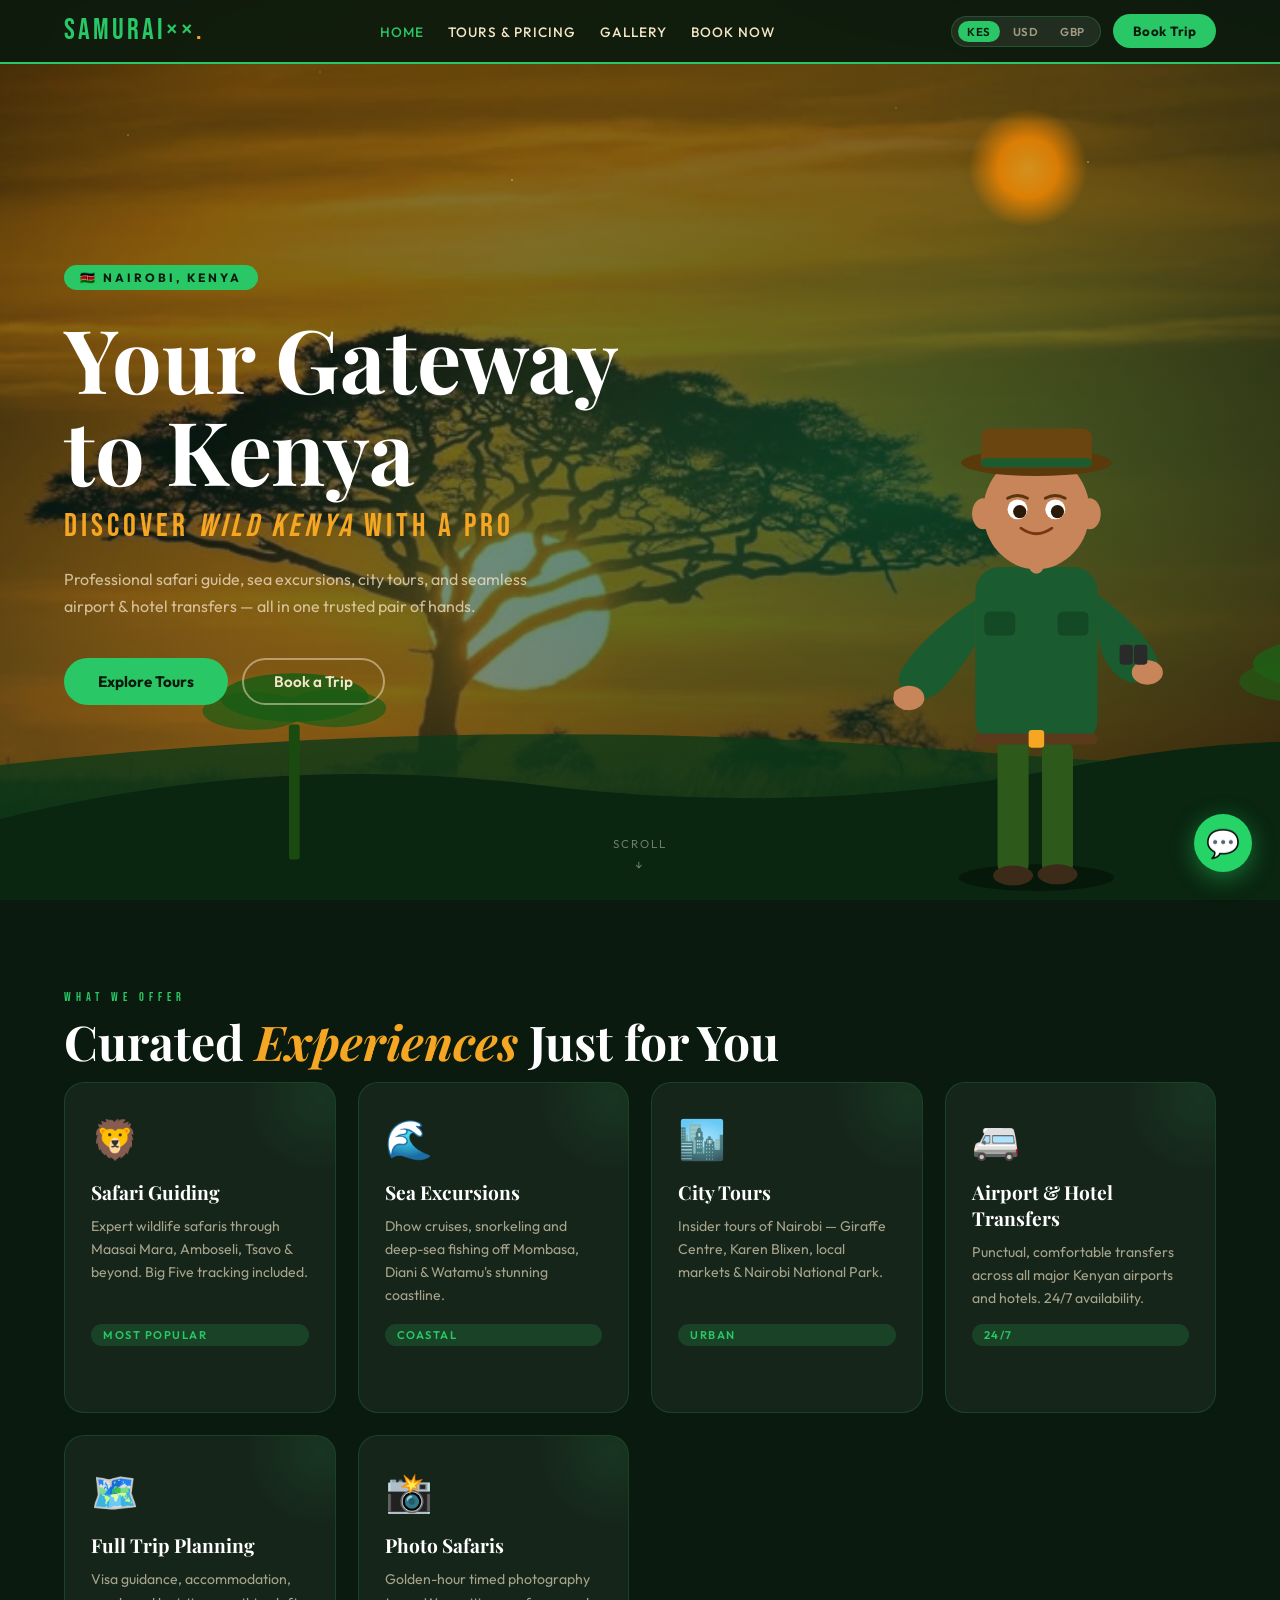
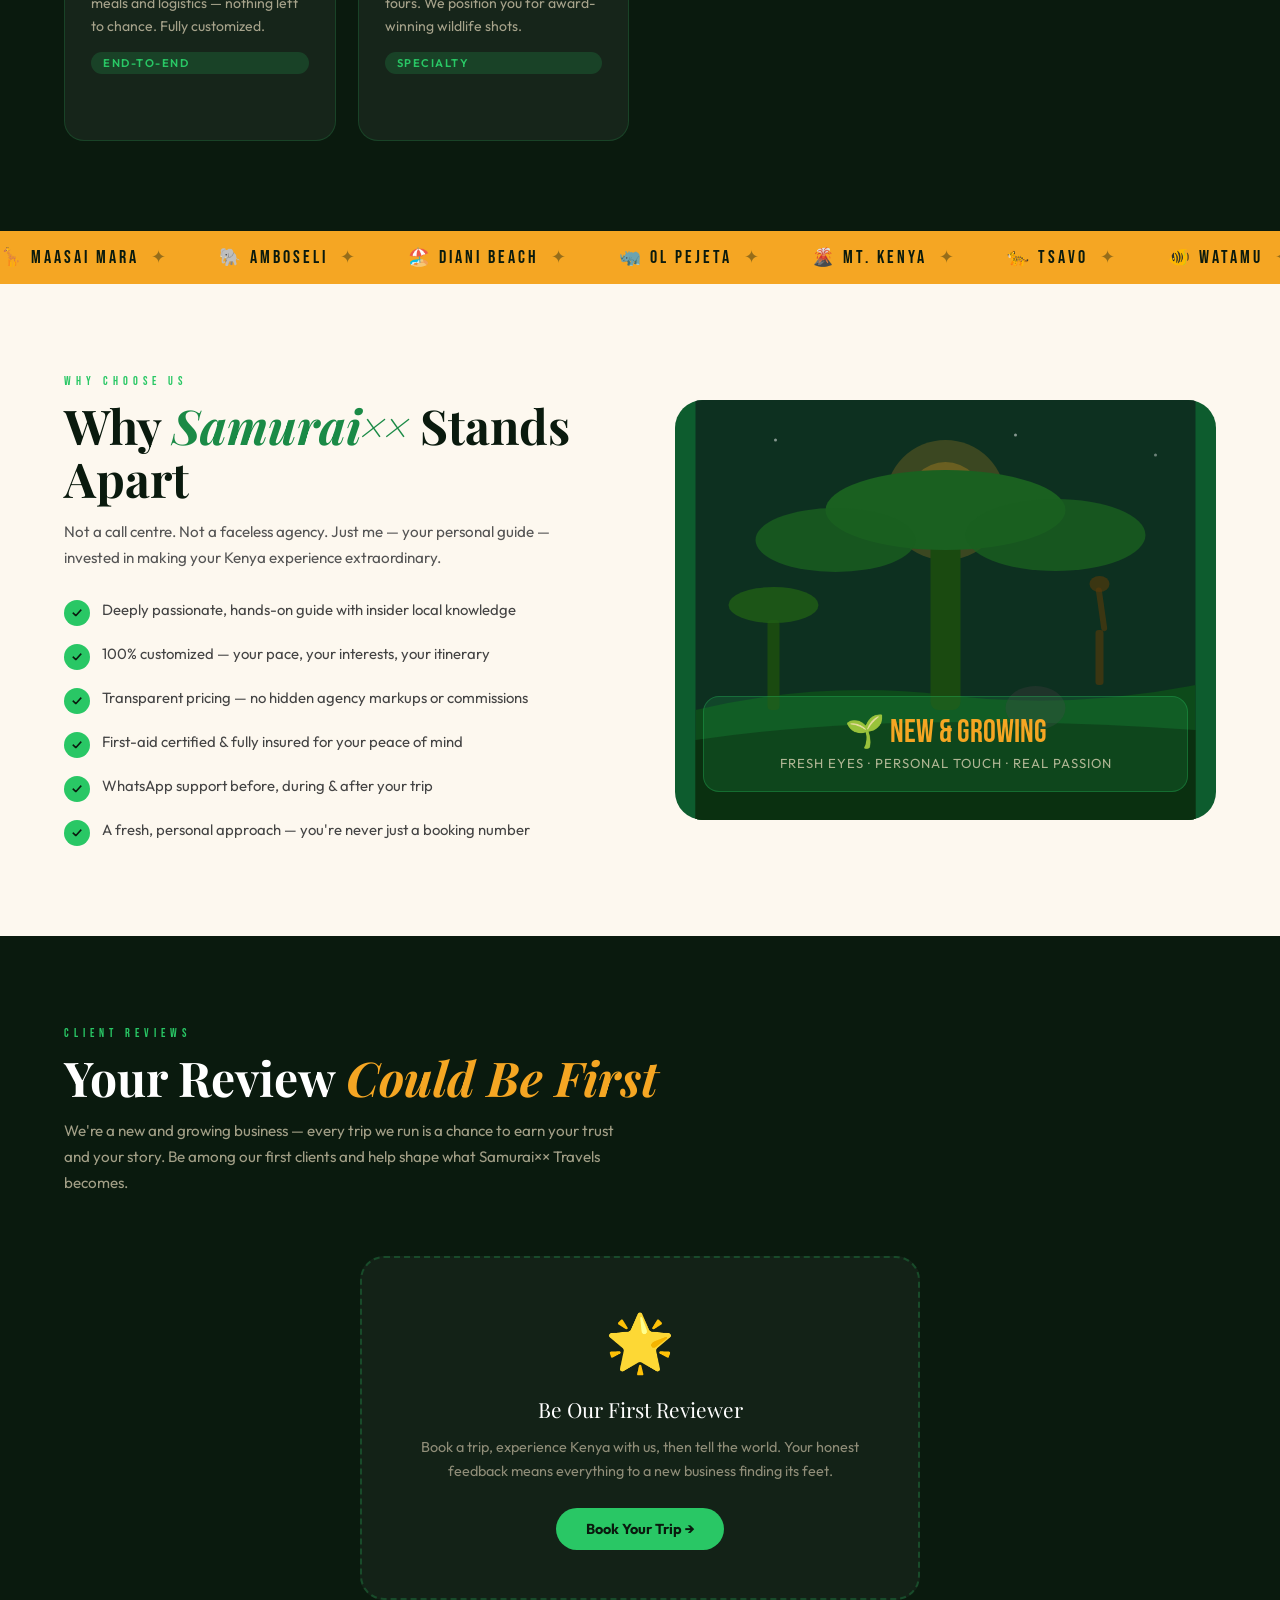
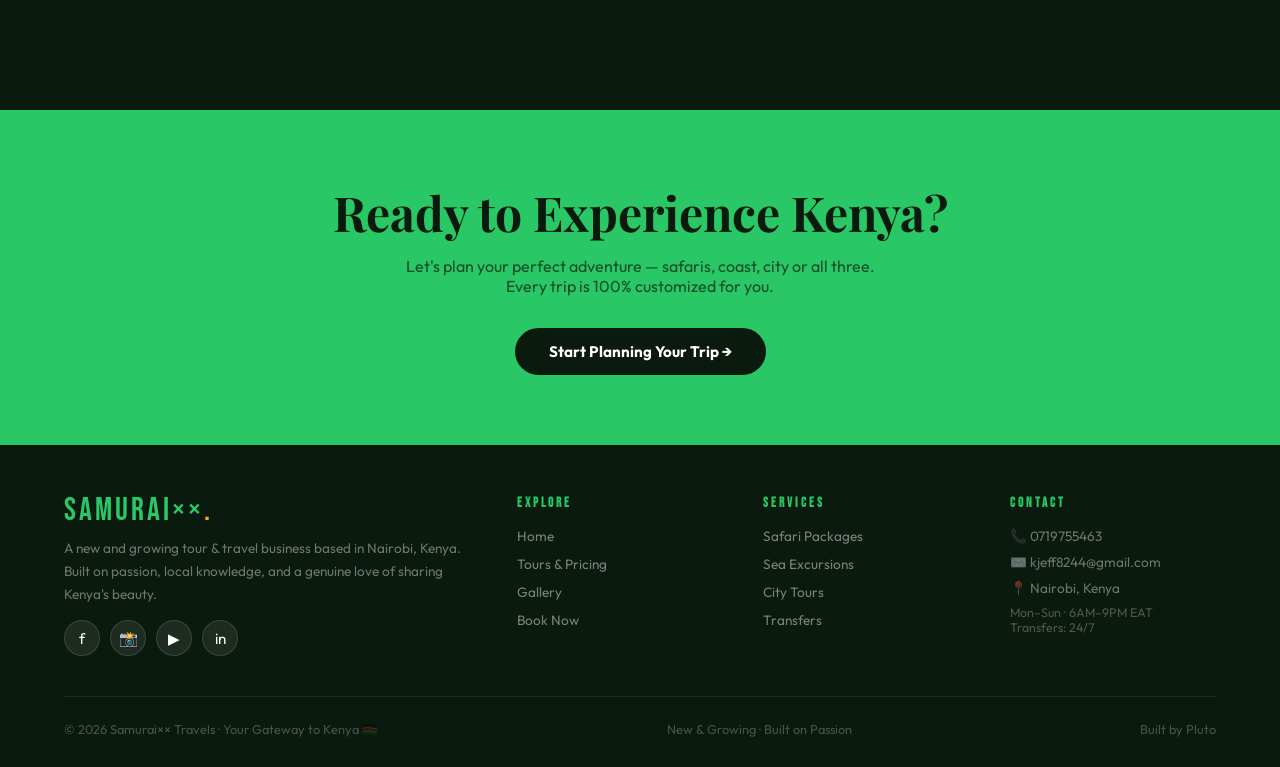
<file: index.html>
<!DOCTYPE html>
<html lang="en">
<head>
<meta charset="UTF-8">
<meta name="viewport" content="width=device-width, initial-scale=1.0">
<title>Samurai×× Travels – Discover Wild Kenya With a Pro</title>
<meta name="description" content="Professional safari guide, sea excursions, city tours and airport transfers in Kenya.">
<link rel="icon" href="assets/favicon.svg" type="image/svg+xml">
<link rel="stylesheet" href="assets/shared.css">
<style>
#hero { min-height:100vh; background:var(--dark); position:relative; display:flex; align-items:center; overflow:hidden; }
.hero-bg {
  position:absolute;
  inset:0;
  background-image:
    radial-gradient(ellipse 80% 60% at 70% 55%, rgba(26,138,70,.35) 0%, transparent 65%),
    radial-gradient(ellipse 50% 40% at 20% 80%, rgba(245,166,35,.18) 0%, transparent 60%),
    linear-gradient(160deg, rgba(10,26,14,.45) 0%, rgba(13,48,32,.55) 50%, rgba(8,21,16,.65) 100%),
    url('assets/savannah.jpg');
  background-size: auto, auto, auto, cover;
  background-position: 0 0, 0 0, 0 0, center;
  background-repeat: no-repeat;
}
.hero-horizon { position:absolute; bottom:0; left:0; right:0; height:45%; pointer-events:none; }
.stars { position:absolute; inset:0; background-image: radial-gradient(1px 1px at 10% 15%, rgba(255,255,255,.6) 0, transparent 100%), radial-gradient(1px 1px at 25% 8%, rgba(255,255,255,.4) 0, transparent 100%), radial-gradient(1.5px 1.5px at 40% 20%, rgba(255,255,255,.5) 0, transparent 100%), radial-gradient(1px 1px at 55% 5%, rgba(255,255,255,.6) 0, transparent 100%), radial-gradient(1px 1px at 70% 12%, rgba(255,255,255,.4) 0, transparent 100%), radial-gradient(1.5px 1.5px at 85% 18%, rgba(255,255,255,.5) 0, transparent 100%); pointer-events:none; }
.sun-glow { position:absolute; top:12%; right:15%; width:120px; height:120px; background:radial-gradient(circle, var(--gold) 0%, var(--amber) 35%, transparent 70%); border-radius:50%; opacity:.75; animation:pulse 4s ease-in-out infinite; }
@keyframes pulse { 0%,100%{transform:scale(1);opacity:.75;} 50%{transform:scale(1.08);opacity:.9;} }
.hero-content { position:relative; z-index:2; padding:130px 5% 60px; max-width:700px; }
.hero-eyebrow { display:inline-block; background:var(--green-bright); color:var(--dark); font-size:.75rem; font-weight:700; letter-spacing:3px; text-transform:uppercase; padding:5px 16px; border-radius:20px; margin-bottom:22px; animation:fadeUp .8s ease both .2s; }
.hero-title { font-family:'Playfair Display',serif; font-size:clamp(3rem,7vw,5.5rem); line-height:1.05; color:var(--white); margin-bottom:10px; animation:fadeUp .8s ease both .4s; }
.hero-title em { color:var(--green-bright); font-style:italic; }
.hero-tagline { font-family:'Bebas Neue',sans-serif; font-size:clamp(1.4rem,3vw,2rem); letter-spacing:4px; color:var(--gold); margin-bottom:20px; animation:fadeUp .8s ease both .55s; }
.hero-sub { color:rgba(245,230,200,.75); font-size:1rem; line-height:1.7; max-width:500px; margin-bottom:38px; animation:fadeUp .8s ease both .7s; }
.hero-btns { display:flex; gap:14px; flex-wrap:wrap; animation:fadeUp .8s ease both .85s; }
.guide-figure { position:absolute; bottom:0; right:6%; width:clamp(230px,26vw,390px); z-index:3; animation:fadeUp 1.2s ease both .6s; }
.scroll-cue { position:absolute; bottom:28px; left:50%; transform:translateX(-50%); display:flex; flex-direction:column; align-items:center; gap:6px; color:rgba(255,255,255,.4); font-size:.72rem; letter-spacing:2px; text-transform:uppercase; z-index:5; animation:bounce 2s ease-in-out infinite; }
@keyframes bounce { 0%,100%{transform:translateX(-50%) translateY(0);} 50%{transform:translateX(-50%) translateY(8px);} }

.stats-bar { background:var(--green-deep); display:flex; justify-content:center; flex-wrap:wrap; }
.stat-item { flex:1; min-width:160px; padding:28px 20px; text-align:center; border-right:1px solid rgba(255,255,255,.08); }
.stat-item:last-child { border-right:none; }
.stat-num { font-family:'Bebas Neue',sans-serif; font-size:2.8rem; color:var(--gold); line-height:1; }
.stat-label { font-size:.8rem; color:rgba(245,230,200,.6); letter-spacing:1px; text-transform:uppercase; margin-top:4px; }

#services { background:#0a1a0e; padding:90px 5%; }
.services-grid { display:grid; grid-template-columns:repeat(auto-fit,minmax(240px,1fr)); gap:22px; }
.service-card { background:rgba(255,255,255,.05); border:1px solid rgba(41,199,101,.18); border-radius:var(--radius); padding:32px 26px; transition:transform .3s,background .3s,border-color .3s,box-shadow .3s; position:relative; overflow:hidden; text-decoration:none; display:flex; flex-direction:column; cursor:pointer; }
.service-card::before { content:''; position:absolute; top:-60px; right:-60px; width:150px; height:150px; background:radial-gradient(circle,rgba(41,199,101,.1) 0%,transparent 70%); border-radius:50%; transition:transform .4s; }
.service-card:hover { transform:translateY(-10px); background:rgba(255,255,255,.09); border-color:var(--green-bright); box-shadow:0 20px 40px rgba(0,0,0,.4),0 0 0 1px rgba(41,199,101,.3); }
.service-card:hover::before { transform:scale(1.6); }
.service-card:hover .service-link { opacity:1; transform:translateX(0); }
.service-icon { font-size:2.4rem; margin-bottom:16px; display:block; transition:transform .3s; }
.service-card:hover .service-icon { transform:scale(1.15); }
.service-name { font-family:'Playfair Display',serif; font-size:1.2rem; font-weight:700; color:var(--white); margin-bottom:10px; }
.service-desc { color:rgba(245,230,200,.65); font-size:.88rem; line-height:1.65; flex:1; }
.service-tag { display:inline-block; margin-top:14px; background:rgba(41,199,101,.18); color:var(--green-bright); font-size:.7rem; font-weight:600; letter-spacing:1.5px; text-transform:uppercase; padding:4px 12px; border-radius:20px; }
.service-link { display:inline-flex; align-items:center; gap:6px; margin-top:18px; color:var(--green-bright); font-size:.82rem; font-weight:700; letter-spacing:.5px; text-transform:uppercase; opacity:0; transform:translateX(-8px); transition:opacity .3s,transform .3s; }
.service-link::after { content:'→'; transition:transform .2s; }
.service-card:hover .service-link::after { transform:translateX(4px); }

#why { background:var(--cream); padding:90px 5%; }
.why-inner { display:grid; grid-template-columns:1fr 1fr; gap:70px; align-items:center; }
@media(max-width:820px){ .why-inner{ grid-template-columns:1fr; } }
.why-bullets { list-style:none; display:flex; flex-direction:column; gap:16px; margin-top:28px; }
.why-bullets li { display:flex; align-items:flex-start; gap:12px; font-size:.93rem; color:#444; line-height:1.55; }
.bullet-icon { flex-shrink:0; width:26px; height:26px; border-radius:50%; background:var(--green-bright); color:var(--dark); font-weight:700; display:flex; align-items:center; justify-content:center; font-size:.75rem; margin-top:2px; }
.why-visual { background:var(--green-deep); border-radius:28px; min-height:420px; position:relative; overflow:hidden; display:flex; align-items:flex-end; justify-content:center; }

#testimonials { background:#0a1a0e; padding:90px 5%; }
.testi-grid { display:grid; grid-template-columns:repeat(auto-fit,minmax(280px,1fr)); gap:24px; }
.testi-card { background:rgba(255,255,255,.05); border:1px solid rgba(41,199,101,.15); border-radius:var(--radius); padding:28px; transition:transform .3s; }
.testi-card:hover { transform:translateY(-6px); }
.testi-stars { color:var(--gold); font-size:1rem; margin-bottom:14px; letter-spacing:2px; }
.testi-text { color:rgba(245,230,200,.75); font-size:.9rem; line-height:1.7; font-style:italic; margin-bottom:18px; }
.testi-author { display:flex; align-items:center; gap:12px; }
.testi-avatar { width:42px; height:42px; border-radius:50%; display:flex; align-items:center; justify-content:center; font-size:1.3rem; font-weight:700; flex-shrink:0; }
.testi-name { font-weight:700; font-size:.9rem; color:var(--white); }
.testi-origin { font-size:.78rem; color:rgba(245,230,200,.45); }

.cta-banner { background:var(--green-bright); padding:70px 5%; text-align:center; }
.cta-banner h2 { font-family:'Playfair Display',serif; font-size:clamp(2rem,4vw,3rem); color:var(--dark); margin-bottom:12px; }
.cta-banner p { color:rgba(10,26,14,.7); font-size:1rem; max-width:500px; margin:0 auto 32px; }
.cta-banner .btn-dark { background:var(--dark); color:var(--white); border:none; padding:14px 34px; border-radius:40px; font-family:'Outfit',sans-serif; font-weight:700; font-size:.95rem; cursor:pointer; text-decoration:none; display:inline-block; transition:background .2s,transform .2s; }
.cta-banner .btn-dark:hover { background:var(--green-deep); transform:translateY(-3px); }
</style>
</head>
<body>

<nav>
  <a href="index.html" class="nav-logo">SAMURAI××<span>.</span></a>
  <ul class="nav-links">
    <li><a href="index.html">Home</a></li>
    <li><a href="tours.html">Tours & Pricing</a></li>
    <li><a href="gallery.html">Gallery</a></li>
    <li><a href="booking.html">Book Now</a></li>
  </ul>
  <div class="nav-right">
    <div class="currency-toggle">
      <button class="cur-btn active" data-cur="KES">KES</button>
      <button class="cur-btn" data-cur="USD">USD</button>
      <button class="cur-btn" data-cur="GBP">GBP</button>
    </div>
    <a href="booking.html" class="nav-cta">Book Trip</a>
  </div>
  <button class="hamburger" id="hamburger" aria-label="Open menu"><span></span><span></span><span></span></button>
</nav>
<div class="mobile-menu" id="mobileMenu">
  <a href="index.html">Home</a>
  <a href="tours.html">Tours & Pricing</a>
  <a href="gallery.html">Gallery</a>
  <a href="booking.html">Book Now</a>
  <a href="booking.html" class="mob-cta">Book a Trip</a>
</div>

<section id="hero">
  <div class="hero-bg"></div>
  <div class="stars"></div>
  <div class="sun-glow"></div>
  <svg class="hero-horizon" viewBox="0 0 1440 300" preserveAspectRatio="none" xmlns="http://www.w3.org/2000/svg">
    <path d="M0 200 Q360 160 720 190 Q1080 220 1440 180 L1440 300 L0 300 Z" fill="#0d3a18" opacity=".8"/>
    <path d="M0 240 Q200 190 400 215 Q600 240 800 200 Q1000 160 1200 210 Q1350 235 1440 220 L1440 300 L0 300 Z" fill="#0a2510"/>
    <g transform="translate(200,90)"><rect x="14" y="80" width="8" height="100" fill="#1a4a10" rx="2"/><ellipse cx="18" cy="60" rx="55" ry="18" fill="#1a5c14" opacity=".85"/><ellipse cx="-12" cy="70" rx="38" ry="14" fill="#1a5c14" opacity=".7"/><ellipse cx="48" cy="68" rx="38" ry="14" fill="#1a5c14" opacity=".7"/></g>
    <g transform="translate(980,70)"><rect x="10" y="80" width="7" height="110" fill="#1a4a10" rx="2"/><ellipse cx="13" cy="55" rx="65" ry="20" fill="#205e16" opacity=".85"/><ellipse cx="-20" cy="68" rx="42" ry="15" fill="#205e16" opacity=".65"/><ellipse cx="48" cy="65" rx="44" ry="16" fill="#205e16" opacity=".65"/></g>
  </svg>
  <svg class="guide-figure" viewBox="0 0 300 520" xmlns="http://www.w3.org/2000/svg">
    <ellipse cx="150" cy="500" rx="70" ry="12" fill="rgba(0,0,0,.35)"/>
    <rect x="115" y="370" width="28" height="130" rx="12" fill="#2d5a1a"/><rect x="155" y="375" width="28" height="125" rx="12" fill="#2d5a1a"/>
    <ellipse cx="129" cy="498" rx="18" ry="9" fill="#3d2b1a"/><ellipse cx="169" cy="497" rx="18" ry="9" fill="#3d2b1a"/>
    <rect x="95" y="220" width="110" height="160" rx="22" fill="#1a5c30"/>
    <rect x="103" y="260" width="28" height="22" rx="5" fill="rgba(0,0,0,.2)"/><rect x="169" y="260" width="28" height="22" rx="5" fill="rgba(0,0,0,.2)"/>
    <rect x="95" y="370" width="110" height="10" rx="5" fill="#5a3a1a"/><rect x="143" y="367" width="14" height="16" rx="3" fill="#f5a623"/>
    <path d="M95 250 Q50 280 30 310 Q20 325 35 335 Q50 345 65 330 Q80 315 95 290 Z" fill="#1a5c30"/>
    <ellipse cx="35" cy="338" rx="14" ry="11" fill="#c8855a"/>
    <rect x="20" y="333" width="8" height="20" rx="4" fill="#c8855a" transform="rotate(-30 20 333)"/>
    <path d="M205 245 Q240 270 255 295 Q265 310 250 320 Q235 330 220 315 Q205 300 205 270 Z" fill="#1a5c30"/>
    <ellipse cx="250" cy="315" rx="14" ry="11" fill="#c8855a"/>
    <rect x="225" y="290" width="12" height="18" rx="3" fill="#2a2a2a"/><rect x="238" y="290" width="12" height="18" rx="3" fill="#2a2a2a"/>
    <rect x="143" y="200" width="14" height="26" rx="8" fill="#c8855a"/>
    <ellipse cx="150" cy="170" rx="48" ry="52" fill="#c8855a"/>
    <ellipse cx="150" cy="126" rx="68" ry="12" fill="#5a3a0a"/><rect x="100" y="95" width="100" height="35" rx="8" fill="#6a4510"/><rect x="100" y="122" width="100" height="8" rx="4" fill="#1a5c30"/>
    <ellipse cx="133" cy="168" rx="9" ry="9" fill="white"/><ellipse cx="167" cy="168" rx="9" ry="9" fill="white"/>
    <ellipse cx="135" cy="170" rx="6" ry="6" fill="#2a1a0a"/><ellipse cx="169" cy="170" rx="6" ry="6" fill="#2a1a0a"/>
    <path d="M124 158 Q133 153 142 158" stroke="#5a3510" stroke-width="2.5" fill="none" stroke-linecap="round"/>
    <path d="M158 158 Q167 153 176 158" stroke="#5a3510" stroke-width="2.5" fill="none" stroke-linecap="round"/>
    <path d="M136 185 Q150 195 164 185" stroke="#7a3510" stroke-width="2.5" fill="none" stroke-linecap="round"/>
    <ellipse cx="102" cy="172" rx="10" ry="14" fill="#c8855a"/><ellipse cx="198" cy="172" rx="10" ry="14" fill="#c8855a"/>
  </svg>
  <div class="hero-content">
    <div class="hero-eyebrow">🇰🇪 Nairobi, Kenya</div>
    <h1 class="hero-title">Your Gateway to Kenya</h1>
    <div class="hero-tagline">Discover <em>Wild Kenya</em> With a Pro</div>
    <p class="hero-sub">Professional safari guide, sea excursions, city tours, and seamless airport & hotel transfers — all in one trusted pair of hands.</p>
    <div class="hero-btns">
      <a href="tours.html" class="btn-primary">Explore Tours</a>
      <a href="booking.html" class="btn-outline">Book a Trip</a>
    </div>
  </div>
  <div class="scroll-cue"><span>Scroll</span><span>↓</span></div>
</section>



<section id="services">
  <div class="section-label">What We Offer</div>
  <h2 class="section-title">Curated <span>Experiences</span> Just for You</h2>
  <div class="services-grid">
    <a href="tours.html#safari" class="service-card reveal"><span class="service-icon">🦁</span><div class="service-name">Safari Guiding</div><div class="service-desc">Expert wildlife safaris through Maasai Mara, Amboseli, Tsavo & beyond. Big Five tracking included.</div><span class="service-tag">Most Popular</span><span class="service-link">View Safari Packages</span></a>
    <a href="tours.html#sea" class="service-card reveal"><span class="service-icon">🌊</span><div class="service-name">Sea Excursions</div><div class="service-desc">Dhow cruises, snorkeling and deep-sea fishing off Mombasa, Diani & Watamu's stunning coastline.</div><span class="service-tag">Coastal</span><span class="service-link">View Sea Packages</span></a>
    <a href="tours.html#city" class="service-card reveal"><span class="service-icon">🏙️</span><div class="service-name">City Tours</div><div class="service-desc">Insider tours of Nairobi — Giraffe Centre, Karen Blixen, local markets & Nairobi National Park.</div><span class="service-tag">Urban</span><span class="service-link">View City Tours</span></a>
    <a href="tours.html#transfer" class="service-card reveal"><span class="service-icon">🚐</span><div class="service-name">Airport & Hotel Transfers</div><div class="service-desc">Punctual, comfortable transfers across all major Kenyan airports and hotels. 24/7 availability.</div><span class="service-tag">24/7</span><span class="service-link">View Transfer Rates</span></a>
    <a href="tours.html#custom" class="service-card reveal"><span class="service-icon">🗺️</span><div class="service-name">Full Trip Planning</div><div class="service-desc">Visa guidance, accommodation, meals and logistics — nothing left to chance. Fully customized.</div><span class="service-tag">End-to-End</span><span class="service-link">Plan My Trip</span></a>
    <a href="tours.html#photo" class="service-card reveal"><span class="service-icon">📸</span><div class="service-name">Photo Safaris</div><div class="service-desc">Golden-hour timed photography tours. We position you for award-winning wildlife shots.</div><span class="service-tag">Specialty</span><span class="service-link">View Photo Packages</span></a>
  </div>
</section>

<div class="marquee-section">
  <div class="marquee-track">
    <span class="marquee-item">🦒 Maasai Mara</span><span class="marquee-item">🐘 Amboseli</span><span class="marquee-item">🏖️ Diani Beach</span><span class="marquee-item">🦏 Ol Pejeta</span><span class="marquee-item">🌋 Mt. Kenya</span><span class="marquee-item">🐆 Tsavo</span><span class="marquee-item">🐠 Watamu</span><span class="marquee-item">🦩 Lake Nakuru</span><span class="marquee-item">🏙️ Nairobi</span><span class="marquee-item">⚓ Mombasa</span>
    <span class="marquee-item">🦒 Maasai Mara</span><span class="marquee-item">🐘 Amboseli</span><span class="marquee-item">🏖️ Diani Beach</span><span class="marquee-item">🦏 Ol Pejeta</span><span class="marquee-item">🌋 Mt. Kenya</span><span class="marquee-item">🐆 Tsavo</span><span class="marquee-item">🐠 Watamu</span><span class="marquee-item">🦩 Lake Nakuru</span><span class="marquee-item">🏙️ Nairobi</span><span class="marquee-item">⚓ Mombasa</span>
  </div>
</div>

<section id="why">
  <div class="why-inner">
    <div>
      <div class="section-label">Why Choose Us</div>
      <h2 class="section-title dark">Why <span>Samurai××</span> Stands Apart</h2>
      <p style="color:#555;font-size:.95rem;line-height:1.7;">Not a call centre. Not a faceless agency. Just me — your personal guide — invested in making your Kenya experience extraordinary.</p>
      <ul class="why-bullets">
        <li><span class="bullet-icon">✓</span>Deeply passionate, hands-on guide with insider local knowledge</li>
        <li><span class="bullet-icon">✓</span>100% customized — your pace, your interests, your itinerary</li>
        <li><span class="bullet-icon">✓</span>Transparent pricing — no hidden agency markups or commissions</li>
        <li><span class="bullet-icon">✓</span>First-aid certified & fully insured for your peace of mind</li>
        <li><span class="bullet-icon">✓</span>WhatsApp support before, during & after your trip</li>
        <li><span class="bullet-icon">✓</span>A fresh, personal approach — you're never just a booking number</li>
      </ul>
    </div>
    <div class="why-visual">
      <svg viewBox="0 0 500 420" width="100%" xmlns="http://www.w3.org/2000/svg" style="position:absolute;inset:0;width:100%;height:100%;">
        <rect width="500" height="420" fill="#0d3020"/>
        <ellipse cx="250" cy="100" rx="60" ry="60" fill="#f5a623" opacity=".2"/>
        <ellipse cx="250" cy="100" rx="38" ry="38" fill="#f5a623" opacity=".25"/>
        <path d="M0 310 Q125 280 250 295 Q375 310 500 285 L500 420 L0 420 Z" fill="#0d4a1a"/>
        <path d="M0 340 Q200 310 500 330 L500 420 L0 420 Z" fill="#0a3010"/>
        <rect x="235" y="140" width="30" height="170" rx="8" fill="#1a4a10"/>
        <ellipse cx="250" cy="110" rx="120" ry="40" fill="#1a6020"/>
        <ellipse cx="140" cy="140" rx="80" ry="32" fill="#1a6020" opacity=".8"/>
        <ellipse cx="360" cy="135" rx="90" ry="36" fill="#1a6020" opacity=".8"/>
        <rect x="72" y="220" width="12" height="90" rx="4" fill="#1a4a10"/>
        <ellipse cx="78" cy="205" rx="45" ry="18" fill="#205e16" opacity=".8"/>
        <rect x="400" y="230" width="8" height="55" rx="3" fill="#5a3a0a" opacity=".6"/>
        <rect x="400" y="188" width="6" height="44" rx="3" fill="#5a3a0a" opacity=".6" transform="rotate(-8 400 188)"/>
        <ellipse cx="404" cy="184" rx="10" ry="8" fill="#5a3a0a" opacity=".6"/>
        <ellipse cx="340" cy="308" rx="30" ry="22" fill="#3a3a3a" opacity=".4"/>
        <circle cx="80" cy="40" r="1.5" fill="white" opacity=".5"/><circle cx="320" cy="35" r="1.5" fill="white" opacity=".5"/><circle cx="460" cy="55" r="1.5" fill="white" opacity=".4"/>
      </svg>
      <div style="position:relative;z-index:2;padding:28px;text-align:center;width:100%;">
        <div style="background:rgba(41,199,101,.15);border:1.5px solid rgba(41,199,101,.3);border-radius:16px;padding:20px 24px;">
          <div style="font-family:'Bebas Neue',sans-serif;font-size:2rem;color:var(--gold);line-height:1;">🌱 New & Growing</div>
          <div style="color:rgba(245,230,200,.7);font-size:.82rem;letter-spacing:1px;text-transform:uppercase;margin-top:6px;">Fresh Eyes · Personal Touch · Real Passion</div>
        </div>
      </div>
    </div>
  </div>
</section>

<section id="testimonials">
  <div class="section-label">Client Reviews</div>
  <h2 class="section-title">Your Review <span>Could Be First</span></h2>
  <p class="section-sub" style="margin-bottom:40px;">We're a new and growing business — every trip we run is a chance to earn your trust and your story. Be among our first clients and help shape what Samurai×× Travels becomes.</p>
  <div style="display:flex;flex-direction:column;align-items:center;gap:28px;padding:20px 0;">
    <div style="background:rgba(255,255,255,.04);border:2px dashed rgba(41,199,101,.25);border-radius:24px;padding:48px 40px;text-align:center;max-width:560px;width:100%;">
      <div style="font-size:3.5rem;margin-bottom:18px;">🌟</div>
      <div style="font-family:'Playfair Display',serif;font-size:1.3rem;color:var(--white);margin-bottom:12px;">Be Our First Reviewer</div>
      <div style="color:rgba(245,230,200,.55);font-size:.9rem;line-height:1.7;margin-bottom:24px;">Book a trip, experience Kenya with us, then tell the world. Your honest feedback means everything to a new business finding its feet.</div>
      <a href="booking.html" style="background:var(--green-bright);color:var(--dark);border:none;padding:12px 30px;border-radius:30px;font-family:'Outfit',sans-serif;font-weight:700;font-size:.9rem;text-decoration:none;display:inline-block;transition:background .2s;" onmouseover="this.style.background='var(--gold)'" onmouseout="this.style.background='var(--green-bright)'">Book Your Trip →</a>
    </div>
  </div>
</section>

<div class="cta-banner">
  <h2>Ready to Experience Kenya?</h2>
  <p>Let's plan your perfect adventure — safaris, coast, city or all three. Every trip is 100% customized for you.</p>
  <a href="booking.html" class="btn-dark">Start Planning Your Trip →</a>
</div>

<footer class="site-footer">
  <div class="footer-grid">
    <div class="footer-brand">
      <a href="index.html" class="nav-logo">SAMURAI××<span>.</span></a>
      <p>A new and growing tour & travel business based in Nairobi, Kenya. Built on passion, local knowledge, and a genuine love of sharing Kenya's beauty.</p>
      <div class="social-row">
        <a href="#" class="soc-btn">f</a><a href="#" class="soc-btn">📸</a><a href="#" class="soc-btn">▶</a><a href="#" class="soc-btn">in</a>
      </div>
    </div>
    <div class="footer-col"><h4>Explore</h4><a href="index.html">Home</a><a href="tours.html">Tours & Pricing</a><a href="gallery.html">Gallery</a><a href="booking.html">Book Now</a></div>
    <div class="footer-col"><h4>Services</h4><a href="tours.html">Safari Packages</a><a href="tours.html">Sea Excursions</a><a href="tours.html">City Tours</a><a href="tours.html">Transfers</a></div>
    <div class="footer-col"><h4>Contact</h4><p>📞 0719755463</p><p>✉️ kjeff8244@gmail.com</p><p>📍 Nairobi, Kenya</p><p style="margin-top:8px;color:rgba(245,230,200,.3);font-size:.78rem;">Mon–Sun · 6AM–9PM EAT<br>Transfers: 24/7</p></div>
  </div>
  <div class="footer-bottom">
    <p>© 2026 Samurai×× Travels · Your Gateway to Kenya 🇰🇪</p>
    <p>New & Growing · Built on Passion</p>
    <p>Built by Pluto</p>
  </div>
</footer>

<a href="https://wa.me/254719755463" class="wa-float" target="_blank" rel="noopener">💬</a>
<script src="assets/shared.js"></script>
</body>
</html>
</file>
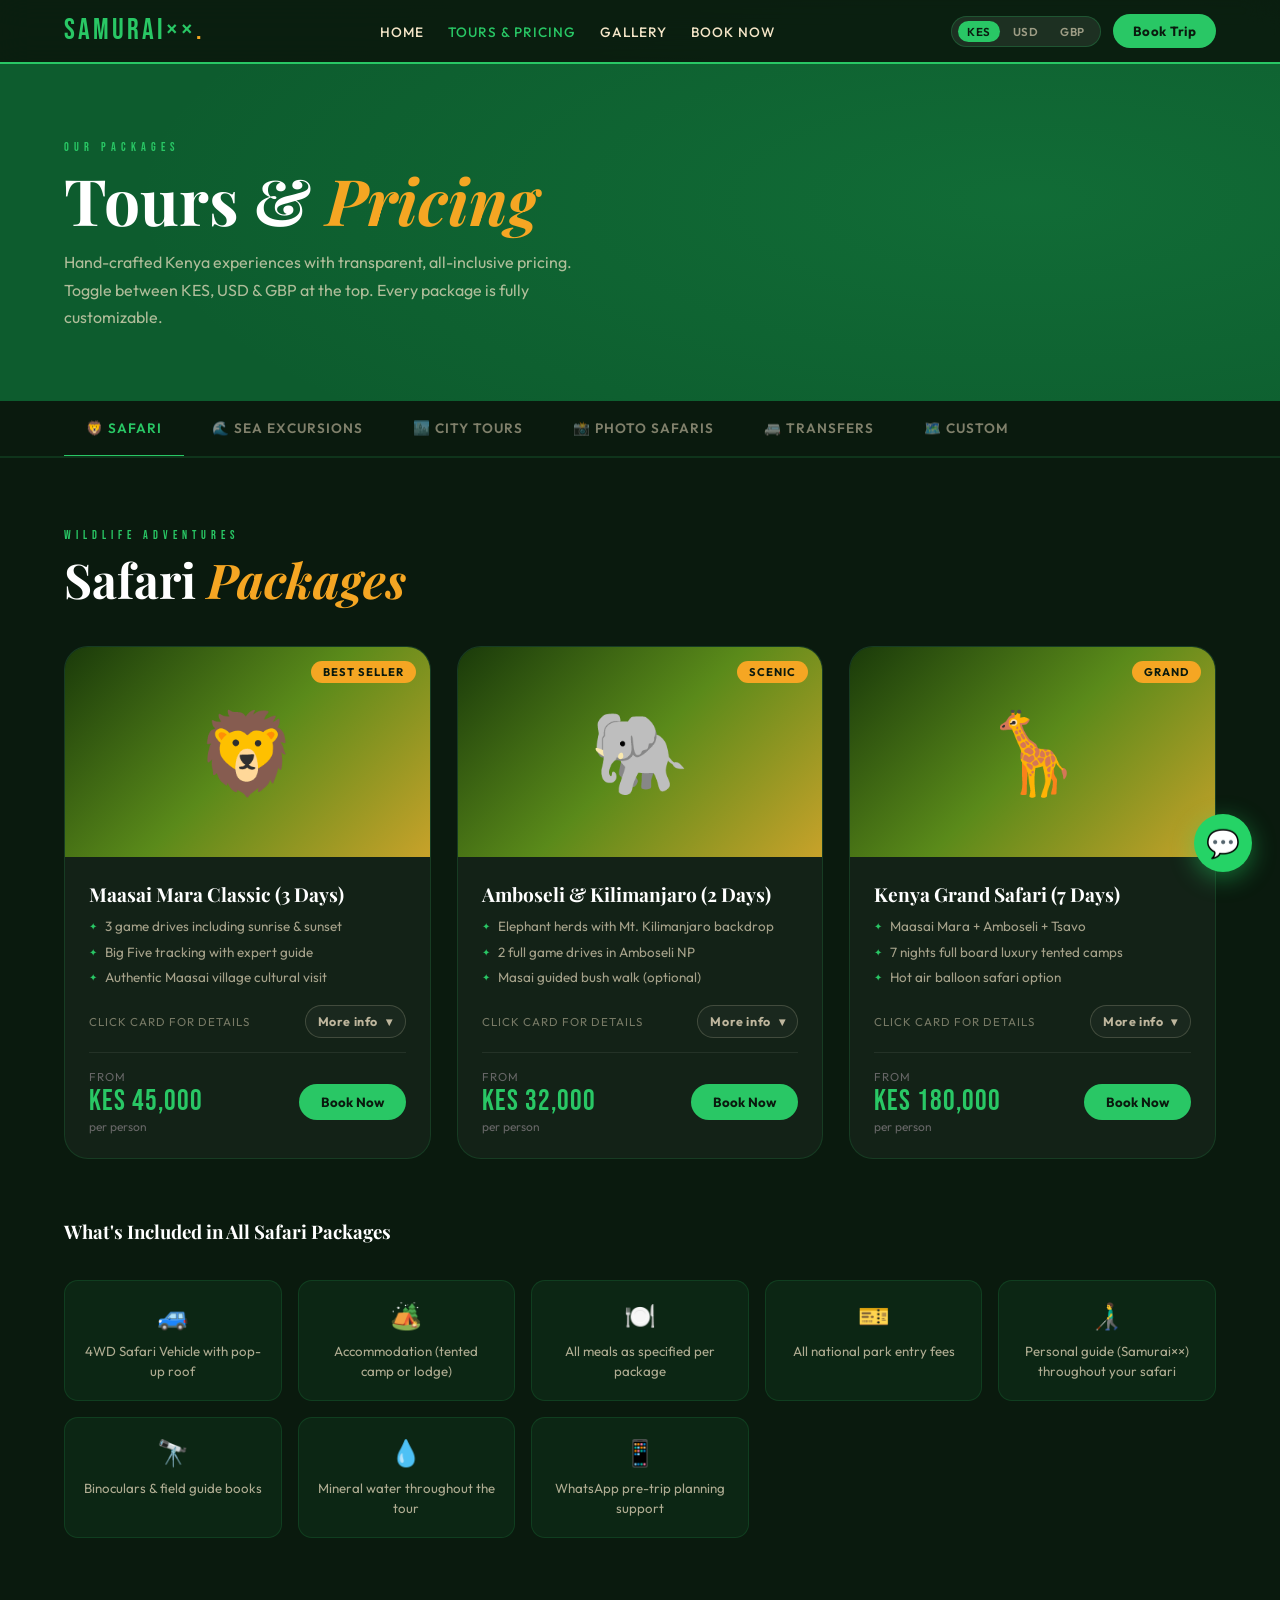
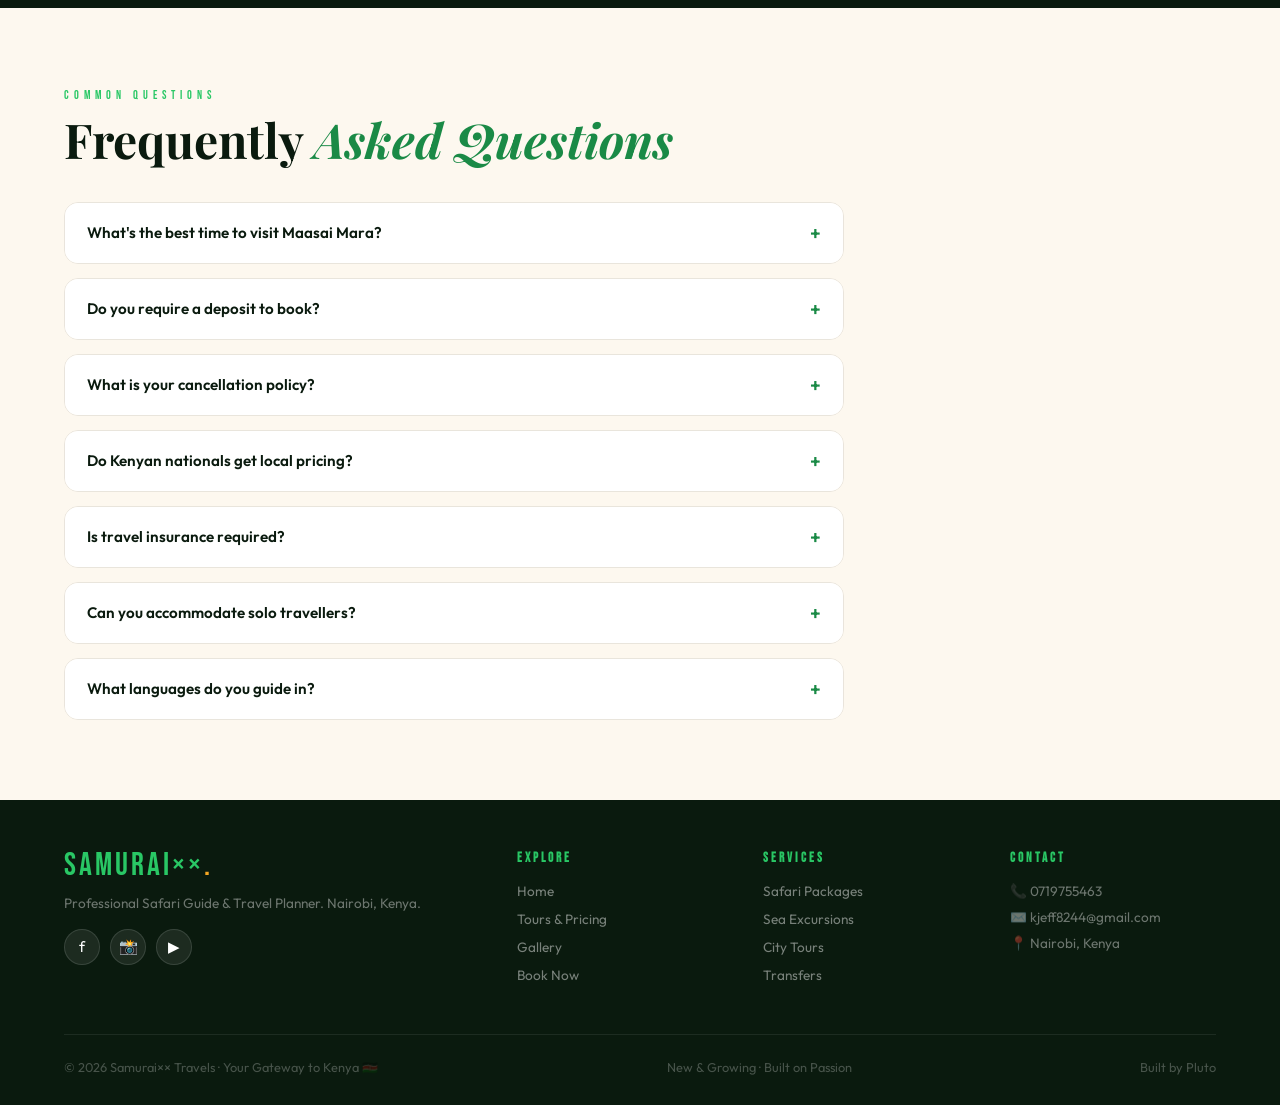
<file: tours.html>
<!DOCTYPE html>
<html lang="en">
<head>
<meta charset="UTF-8">
<meta name="viewport" content="width=device-width, initial-scale=1.0">
<title>Tours & Pricing – Samurai×× Travels</title>
<link rel="icon" href="assets/favicon.svg" type="image/svg+xml">
<link rel="stylesheet" href="assets/shared.css">
<style>
.page-hero { background:var(--green-deep); padding:140px 5% 70px; position:relative; overflow:hidden; }
.page-hero::before { content:''; position:absolute; inset:0; background:radial-gradient(ellipse 70% 80% at 80% 50%, rgba(41,199,101,.15),transparent); }
.page-hero-content { position:relative; z-index:1; }
.page-hero h1 { font-family:'Playfair Display',serif; font-size:clamp(2.5rem,5vw,4rem); color:var(--white); line-height:1.1; margin-bottom:14px; }
.page-hero h1 em { color:var(--gold); font-style:italic; }
.page-hero p { color:rgba(245,230,200,.7); font-size:1rem; max-width:550px; line-height:1.7; }

/* Tabs */
.tabs-row { background:#0a1a0e; padding:0 5%; display:flex; gap:6px; overflow-x:auto; border-bottom:2px solid rgba(41,199,101,.15); }
.tab-btn { background:none; border:none; color:rgba(245,230,200,.5); font-family:'Outfit',sans-serif; font-size:.85rem; font-weight:600; letter-spacing:1px; text-transform:uppercase; padding:18px 22px; cursor:pointer; border-bottom:3px solid transparent; transition:color .25s,border-color .25s; white-space:nowrap; margin-bottom:-2px; }
.tab-btn.active { color:var(--green-bright); border-bottom-color:var(--green-bright); }
.tab-btn:hover { color:var(--sand); }

/* Tour section */
.tour-section { background:#0a1a0e; padding:70px 5%; display:none; }
.tour-section.active { display:block; }

.tour-cards { display:grid; grid-template-columns:repeat(auto-fit,minmax(300px,1fr)); gap:26px; margin-top:40px; }
.tour-card { background:rgba(255,255,255,.04); border:1px solid rgba(41,199,101,.15); border-radius:24px; overflow:hidden; transition:transform .3s,border-color .3s; cursor:pointer; }
.tour-card:hover { transform:translateY(-10px); border-color:var(--green-bright); }
.tour-card:focus-visible { outline:3px solid rgba(245,166,35,.7); outline-offset:3px; }
.tour-card.expanded { border-color:rgba(245,166,35,.75); box-shadow:0 18px 42px rgba(0,0,0,.45), 0 0 0 1px rgba(245,166,35,.25); }
.tour-card.expanded:hover { transform:translateY(-6px); }
.tour-thumb { height:210px; display:flex; align-items:center; justify-content:center; font-size:5rem; position:relative; }
.t-safari { background:linear-gradient(135deg,#1a3a0a,#5a8a1a,#c8a22a); }
.t-sea    { background:linear-gradient(135deg,#0a2a4a,#0077b6,#00b4d8); }
.t-city   { background:linear-gradient(135deg,#1a0a3a,#6a1a8a,#c94040); }
.t-photo  { background:linear-gradient(135deg,#2a1a08,#8a5a10,#f5a623); }
.t-transfer{ background:linear-gradient(135deg,#1a1a0a,#3a3a1a,#8a7a1a); }
.t-custom { background:linear-gradient(135deg,#0a1a3a,#1a3a6a,#29c765); }
.tour-badge { position:absolute; top:14px; right:14px; background:var(--gold); color:var(--dark); font-size:.7rem; font-weight:700; letter-spacing:1px; padding:4px 12px; border-radius:20px; text-transform:uppercase; }
.tour-body { padding:24px; }
.tour-name { font-family:'Playfair Display',serif; font-size:1.2rem; font-weight:700; color:var(--white); margin-bottom:10px; }
.tour-highlights { list-style:none; margin-bottom:18px; display:flex; flex-direction:column; gap:7px; }
.tour-highlights li { color:rgba(245,230,200,.65); font-size:.84rem; display:flex; align-items:flex-start; gap:8px; line-height:1.4; }
.tour-highlights li::before { content:'✦'; color:var(--green-bright); font-size:.65rem; margin-top:3px; flex-shrink:0; }
.tour-meta { display:flex; align-items:center; justify-content:space-between; padding-top:16px; border-top:1px solid rgba(255,255,255,.07); }
.price-label { font-size:.72rem; color:#666; text-transform:uppercase; letter-spacing:1px; }
.price-val { font-family:'Bebas Neue',sans-serif; font-size:1.8rem; color:var(--green-bright); letter-spacing:1px; }
.price-per { font-size:.75rem; color:#666; }
.btn-book-tour { background:var(--green-bright); color:var(--dark); border:none; padding:10px 22px; border-radius:30px; font-family:'Outfit',sans-serif; font-weight:700; font-size:.83rem; cursor:pointer; transition:background .2s; text-decoration:none; }
.btn-book-tour:hover { background:var(--gold); }

/* Expandable details */
.tour-expand-row { display:flex; align-items:center; justify-content:space-between; gap:12px; margin:10px 0 14px; }
.tour-expand-hint { font-size:.72rem; letter-spacing:1px; text-transform:uppercase; color:rgba(245,230,200,.45); }
.tour-expand-btn {
  border:1px solid rgba(245,230,200,.18);
  background:rgba(255,255,255,.03);
  color:rgba(245,230,200,.75);
  padding:8px 12px;
  border-radius:999px;
  cursor:pointer;
  font-family:'Outfit',sans-serif;
  font-weight:700;
  font-size:.78rem;
  letter-spacing:.6px;
  transition:background .2s, border-color .2s, transform .2s, color .2s;
  display:inline-flex;
  align-items:center;
  gap:8px;
}
.tour-expand-btn:hover { background:rgba(255,255,255,.06); border-color:rgba(41,199,101,.35); color:var(--sand); transform:translateY(-1px); }
.tour-expand-btn .chev { transition:transform .25s; display:inline-block; }
.tour-card.expanded .tour-expand-btn .chev { transform:rotate(180deg); }

.tour-details {
  max-height:0;
  overflow:hidden;
  transition:max-height .38s ease;
}
.tour-details-inner { padding:0 0 18px; }
.tour-card.expanded .tour-details { max-height:720px; }

.tour-media {
  display:grid;
  grid-template-columns:repeat(3, 1fr);
  gap:10px;
  margin:4px 0 14px;
}
.tour-media-tile{
  border-radius:16px;
  border:1px solid rgba(255,255,255,.08);
  height:86px;
  position:relative;
  overflow:hidden;
  background:linear-gradient(135deg, rgba(41,199,101,.18), rgba(245,166,35,.12));
  cursor:zoom-in;
  transition:transform .2s, border-color .2s, background .2s;
}
.tour-media-tile:hover { transform:translateY(-2px); border-color:rgba(245,230,200,.18); background:linear-gradient(135deg, rgba(41,199,101,.25), rgba(245,166,35,.16)); }
.tour-media-tile:focus-visible { outline:3px solid rgba(41,199,101,.55); outline-offset:3px; }
.tour-media-tile::after{
  content:attr(data-emo);
  position:absolute;
  right:10px;
  bottom:8px;
  font-size:1.3rem;
  opacity:.85;
}
.tour-media-tile img{
  width:100%;
  height:100%;
  object-fit:cover;
  display:block;
}
.tour-details-title{
  font-family:'Bebas Neue',sans-serif;
  letter-spacing:2px;
  color:rgba(245,230,200,.75);
  font-size:.95rem;
  margin:10px 0 10px;
}
.tour-details-note{
  color:rgba(245,230,200,.55);
  font-size:.85rem;
  line-height:1.6;
  margin:10px 0 0;
}

/* Tile lightbox */
.tour-lightbox{
  position:fixed;
  inset:0;
  z-index:3000;
  background:rgba(0,0,0,.78);
  display:none;
  align-items:center;
  justify-content:center;
  padding:22px;
}
.tour-lightbox.open{ display:flex; }
.tour-lightbox-panel{
  width:min(980px, 100%);
  background:rgba(10,26,14,.96);
  border:1px solid rgba(41,199,101,.25);
  border-radius:22px;
  overflow:hidden;
  box-shadow:0 22px 60px rgba(0,0,0,.6);
}
.tour-lightbox-top{
  display:flex;
  align-items:center;
  justify-content:space-between;
  gap:12px;
  padding:14px 16px;
  border-bottom:1px solid rgba(255,255,255,.08);
}
.tour-lightbox-title{
  color:rgba(245,230,200,.75);
  font-family:'Bebas Neue',sans-serif;
  letter-spacing:2px;
  font-size:1rem;
}
.tour-lightbox-close{
  background:rgba(255,255,255,.06);
  border:1px solid rgba(255,255,255,.12);
  color:rgba(245,230,200,.85);
  border-radius:999px;
  padding:8px 12px;
  cursor:pointer;
  font-family:'Outfit',sans-serif;
  font-weight:800;
  letter-spacing:.5px;
}
.tour-lightbox-close:hover{ border-color:rgba(41,199,101,.35); background:rgba(255,255,255,.09); }
.tour-lightbox-nav{
  display:flex;
  gap:10px;
  align-items:center;
}
.tour-lightbox-arrow{
  background:rgba(255,255,255,.06);
  border:1px solid rgba(255,255,255,.12);
  color:rgba(245,230,200,.9);
  border-radius:999px;
  padding:8px 12px;
  cursor:pointer;
  font-family:'Outfit',sans-serif;
  font-weight:900;
  letter-spacing:.5px;
}
.tour-lightbox-arrow:hover{ border-color:rgba(245,230,200,.22); background:rgba(255,255,255,.09); }
.tour-lightbox-arrow:disabled{
  opacity:.45;
  cursor:not-allowed;
}
.tour-lightbox-view{
  background:linear-gradient(135deg, rgba(41,199,101,.12), rgba(245,166,35,.10));
  aspect-ratio:16/9;
  width:100%;
  position:relative;
  display:flex;
  align-items:center;
  justify-content:center;
}
.tour-lightbox-view img{
  width:100%;
  height:100%;
  object-fit:contain;
  display:block;
}
.tour-lightbox-emoji{
  font-size:4rem;
  opacity:.9;
}

/* What's included */
.included-grid { display:grid; grid-template-columns:repeat(auto-fit,minmax(200px,1fr)); gap:16px; margin-top:36px; }
.included-item { background:rgba(41,199,101,.07); border:1px solid rgba(41,199,101,.15); border-radius:14px; padding:18px; text-align:center; }
.included-item .ico { font-size:1.6rem; margin-bottom:10px; }
.included-item p { color:rgba(245,230,200,.7); font-size:.83rem; line-height:1.5; }

/* Pricing table */
.pricing-table { width:100%; border-collapse:collapse; margin-top:36px; }
.pricing-table th { background:rgba(41,199,101,.12); color:var(--green-bright); font-family:'Bebas Neue',sans-serif; letter-spacing:2px; font-size:.85rem; padding:14px 18px; text-align:left; border-bottom:1px solid rgba(41,199,101,.2); }
.pricing-table td { padding:14px 18px; color:rgba(245,230,200,.7); font-size:.88rem; border-bottom:1px solid rgba(255,255,255,.05); }
.pricing-table tr:hover td { background:rgba(255,255,255,.03); }
.pricing-table .price-cell { color:var(--gold); font-family:'Bebas Neue',sans-serif; font-size:1.1rem; }
.check { color:var(--green-bright); }
.cross { color:#e74c3c; }

/* FAQ */
#faq { background:var(--cream); padding:80px 5%; }
#faq .section-title { color:var(--dark); }
#faq .section-title span { color:var(--green-mid); }
.faq-list { margin-top:36px; display:flex; flex-direction:column; gap:14px; max-width:780px; }
.faq-item { border:1px solid rgba(0,0,0,.08); border-radius:14px; overflow:hidden; }
.faq-q { width:100%; background:var(--white); border:none; padding:18px 22px; text-align:left; font-family:'Outfit',sans-serif; font-size:.95rem; font-weight:600; color:var(--dark); cursor:pointer; display:flex; justify-content:space-between; align-items:center; transition:background .2s; }
.faq-q:hover { background:#f0f7f2; }
.faq-q .faq-icon { color:var(--green-mid); font-size:1.2rem; transition:transform .3s; }
.faq-q.open .faq-icon { transform:rotate(45deg); }
.faq-a { background:var(--white); padding:0 22px; max-height:0; overflow:hidden; transition:max-height .35s ease, padding .3s; color:#555; font-size:.9rem; line-height:1.7; }
.faq-a.open { max-height:300px; padding:0 22px 18px; }
</style>
</head>
<body>

<nav>
  <a href="index.html" class="nav-logo">SAMURAI××<span>.</span></a>
  <ul class="nav-links">
    <li><a href="index.html">Home</a></li>
    <li><a href="tours.html" class="active">Tours & Pricing</a></li>
    <li><a href="gallery.html">Gallery</a></li>
    <li><a href="booking.html">Book Now</a></li>
  </ul>
  <div class="nav-right">
    <div class="currency-toggle">
      <button class="cur-btn active" data-cur="KES">KES</button>
      <button class="cur-btn" data-cur="USD">USD</button>
      <button class="cur-btn" data-cur="GBP">GBP</button>
    </div>
    <a href="booking.html" class="nav-cta">Book Trip</a>
  </div>
  <button class="hamburger" id="hamburger" aria-label="Open menu"><span></span><span></span><span></span></button>
</nav>
<div class="mobile-menu" id="mobileMenu">
  <a href="index.html">Home</a><a href="tours.html">Tours & Pricing</a><a href="gallery.html">Gallery</a><a href="booking.html">Book Now</a>
  <a href="booking.html" class="mob-cta">Book a Trip</a>
</div>

<div class="page-hero">
  <div class="page-hero-content">
    <div class="section-label">Our Packages</div>
    <h1>Tours & <em>Pricing</em></h1>
    <p>Hand-crafted Kenya experiences with transparent, all-inclusive pricing. Toggle between KES, USD & GBP at the top. Every package is fully customizable.</p>
  </div>
</div>

<!-- TABS -->
<div class="tabs-row">
  <button class="tab-btn active" data-tab="safari">🦁 Safari</button>
  <button class="tab-btn" data-tab="sea">🌊 Sea Excursions</button>
  <button class="tab-btn" data-tab="city">🏙️ City Tours</button>
  <button class="tab-btn" data-tab="photo">📸 Photo Safaris</button>
  <button class="tab-btn" data-tab="transfer">🚐 Transfers</button>
  <button class="tab-btn" data-tab="custom">🗺️ Custom</button>
</div>

<!-- SAFARI -->
<div class="tour-section active" id="tab-safari">
  <div class="section-label">Wildlife Adventures</div>
  <h2 class="section-title">Safari <span>Packages</span></h2>
  <div class="tour-cards">
    <div class="tour-card reveal">
      <div class="tour-thumb t-safari"><span style="font-size:5rem;">🦁</span><span class="tour-badge">Best Seller</span></div>
      <div class="tour-body">
        <div class="tour-name">Maasai Mara Classic (3 Days)</div>
        <ul class="tour-highlights">
          <li>3 game drives including sunrise & sunset</li>
          <li>Big Five tracking with expert guide</li>
          <li>Authentic Maasai village cultural visit</li>
          <li>Full board — all meals & accommodation</li>
          <li>Park fees & 4WD safari vehicle included</li>
        </ul>
        <div class="tour-meta">
          <div class="tour-price">
            <div class="price-label">From</div>
            <div class="price-val" data-kes="45000">KES 45,000</div>
            <div class="price-per">per person</div>
          </div>
          <a href="booking.html?tour=mara-classic" class="btn-book-tour">Book Now</a>
        </div>
      </div>
    </div>
    <div class="tour-card reveal">
      <div class="tour-thumb t-safari"><span style="font-size:5rem;">🐘</span><span class="tour-badge">Scenic</span></div>
      <div class="tour-body">
        <div class="tour-name">Amboseli & Kilimanjaro (2 Days)</div>
        <ul class="tour-highlights">
          <li>Elephant herds with Mt. Kilimanjaro backdrop</li>
          <li>2 full game drives in Amboseli NP</li>
          <li>Masai guided bush walk (optional)</li>
          <li>Half board — breakfast & dinner</li>
          <li>All transfers from Nairobi included</li>
        </ul>
        <div class="tour-meta">
          <div class="tour-price">
            <div class="price-label">From</div>
            <div class="price-val" data-kes="32000">KES 32,000</div>
            <div class="price-per">per person</div>
          </div>
          <a href="booking.html?tour=amboseli" class="btn-book-tour">Book Now</a>
        </div>
      </div>
    </div>
    <div class="tour-card reveal">
      <div class="tour-thumb t-safari"><span style="font-size:5rem;">🦒</span><span class="tour-badge">Grand</span></div>
      <div class="tour-body">
        <div class="tour-name">Kenya Grand Safari (7 Days)</div>
        <ul class="tour-highlights">
          <li>Maasai Mara + Amboseli + Tsavo</li>
          <li>7 nights full board luxury tented camps</li>
          <li>Hot air balloon safari option</li>
          <li>All park fees, transfers & flights</li>
          <li>Private guide throughout the circuit</li>
        </ul>
        <div class="tour-meta">
          <div class="tour-price">
            <div class="price-label">From</div>
            <div class="price-val" data-kes="180000">KES 180,000</div>
            <div class="price-per">per person</div>
          </div>
          <a href="booking.html?tour=grand-safari" class="btn-book-tour">Book Now</a>
        </div>
      </div>
    </div>
  </div>
  <h3 style="color:var(--white);font-family:'Playfair Display',serif;margin-top:60px;margin-bottom:6px;">What's Included in All Safari Packages</h3>
  <div class="included-grid">
    <div class="included-item"><div class="ico">🚙</div><p>4WD Safari Vehicle with pop-up roof</p></div>
    <div class="included-item"><div class="ico">🏕️</div><p>Accommodation (tented camp or lodge)</p></div>
    <div class="included-item"><div class="ico">🍽️</div><p>All meals as specified per package</p></div>
    <div class="included-item"><div class="ico">🎫</div><p>All national park entry fees</p></div>
    <div class="included-item"><div class="ico">👨‍🦯</div><p>Personal guide (Samurai××) throughout your safari</p></div>
    <div class="included-item"><div class="ico">🔭</div><p>Binoculars & field guide books</p></div>
    <div class="included-item"><div class="ico">💧</div><p>Mineral water throughout the tour</p></div>
    <div class="included-item"><div class="ico">📱</div><p>WhatsApp pre-trip planning support</p></div>
  </div>
</div>

<!-- SEA -->
<div class="tour-section" id="tab-sea">
  <div class="section-label">Coastal Adventures</div>
  <h2 class="section-title">Sea <span>Excursions</span></h2>
  <div class="tour-cards">
    <div class="tour-card reveal">
      <div class="tour-thumb t-sea"><span style="font-size:5rem;">⛵</span><span class="tour-badge">Romantic</span></div>
      <div class="tour-body">
        <div class="tour-name">Dhow Sunset Cruise</div>
        <ul class="tour-highlights">
          <li>Traditional dhow sailing at golden hour</li>
          <li>Fresh seafood dinner on board</li>
          <li>Live taarab music entertainment</li>
          <li>Snorkeling at Kisite-Mpunguti Marine Park</li>
          <li>Hotel pickup & drop-off included</li>
        </ul>
        <div class="tour-meta">
          <div class="tour-price"><div class="price-label">From</div><div class="price-val" data-kes="8500">KES 8,500</div><div class="price-per">per person</div></div>
          <a href="booking.html?tour=dhow" class="btn-book-tour">Book Now</a>
        </div>
      </div>
    </div>
    <div class="tour-card reveal">
      <div class="tour-thumb t-sea"><span style="font-size:5rem;">🤿</span><span class="tour-badge">Adventure</span></div>
      <div class="tour-body">
        <div class="tour-name">Diani Beach Escape (2 Days)</div>
        <ul class="tour-highlights">
          <li>Snorkeling over pristine coral reefs</li>
          <li>Water sports: jet ski, kayak, paddleboard</li>
          <li>Dolphin watching excursion</li>
          <li>1 night beach resort accommodation</li>
          <li>Nairobi–Diani transfer by road or flight</li>
        </ul>
        <div class="tour-meta">
          <div class="tour-price"><div class="price-label">From</div><div class="price-val" data-kes="28000">KES 28,000</div><div class="price-per">per person</div></div>
          <a href="booking.html?tour=diani" class="btn-book-tour">Book Now</a>
        </div>
      </div>
    </div>
    <div class="tour-card reveal">
      <div class="tour-thumb t-sea"><span style="font-size:5rem;">🎣</span><span class="tour-badge">Thrill</span></div>
      <div class="tour-body">
        <div class="tour-name">Deep Sea Fishing</div>
        <ul class="tour-highlights">
          <li>Full-day offshore fishing charter</li>
          <li>Target: Marlin, Sailfish, Tuna, Mahi-mahi</li>
          <li>Professional fishing gear provided</li>
          <li>Catch-and-release or keep your catch</li>
          <li>Refreshments & packed lunch included</li>
        </ul>
        <div class="tour-meta">
          <div class="tour-price"><div class="price-label">From</div><div class="price-val" data-kes="35000">KES 35,000</div><div class="price-per">per boat (4 pax)</div></div>
          <a href="booking.html?tour=fishing" class="btn-book-tour">Book Now</a>
        </div>
      </div>
    </div>
  </div>
</div>

<!-- CITY TOURS -->
<div class="tour-section" id="tab-city">
  <div class="section-label">Urban Kenya</div>
  <h2 class="section-title">City <span>Tours</span></h2>
  <div class="tour-cards">
    <div class="tour-card reveal">
      <div class="tour-thumb t-city"><span style="font-size:5rem;">🦒</span><span class="tour-badge">Day Trip</span></div>
      <div class="tour-body">
        <div class="tour-name">Nairobi Highlights (Full Day)</div>
        <ul class="tour-highlights">
          <li>Giraffe Centre — feed and photograph giraffes</li>
          <li>Karen Blixen Museum & coffee shop</li>
          <li>Carnivore Restaurant lunch (game meats!)</li>
          <li>Nairobi National Park game drive at dusk</li>
          <li>Maasai Market artisan shopping</li>
        </ul>
        <div class="tour-meta">
          <div class="tour-price"><div class="price-label">From</div><div class="price-val" data-kes="8000">KES 8,000</div><div class="price-per">per person</div></div>
          <a href="booking.html?tour=nairobi-day" class="btn-book-tour">Book Now</a>
        </div>
      </div>
    </div>
    <div class="tour-card reveal">
      <div class="tour-thumb t-city"><span style="font-size:5rem;">⚓</span><span class="tour-badge">Historic</span></div>
      <div class="tour-body">
        <div class="tour-name">Mombasa Old Town & Coast</div>
        <ul class="tour-highlights">
          <li>Fort Jesus UNESCO World Heritage Site</li>
          <li>Old Town Swahili architecture walking tour</li>
          <li>Spice market & fresh juice stop</li>
          <li>Bamburi Beach sunset</li>
          <li>Swahili seafood dinner</li>
        </ul>
        <div class="tour-meta">
          <div class="tour-price"><div class="price-label">From</div><div class="price-val" data-kes="6500">KES 6,500</div><div class="price-per">per person</div></div>
          <a href="booking.html?tour=mombasa" class="btn-book-tour">Book Now</a>
        </div>
      </div>
    </div>
    <div class="tour-card reveal">
      <div class="tour-thumb t-photo"><span style="font-size:5rem;">📸</span><span class="tour-badge">Specialty</span></div>
      <div class="tour-body">
        <div class="tour-name">Nairobi Photo Walk (Half Day)</div>
        <ul class="tour-highlights">
          <li>Street photography in CBD & Eastleigh</li>
          <li>Mathare Valley documentary walk</li>
          <li>Kibera cultural community visit</li>
          <li>Graffiti & street art tour</li>
          <li>Sunset shots at Uhuru Gardens</li>
        </ul>
        <div class="tour-meta">
          <div class="tour-price"><div class="price-label">From</div><div class="price-val" data-kes="4500">KES 4,500</div><div class="price-per">per person</div></div>
          <a href="booking.html?tour=photo-walk" class="btn-book-tour">Book Now</a>
        </div>
      </div>
    </div>
  </div>
</div>

<!-- PHOTO SAFARI -->
<div class="tour-section" id="tab-photo">
  <div class="section-label">Capture the Wild</div>
  <h2 class="section-title">Photo <span>Safari Packages</span></h2>
  <p style="color:rgba(245,230,200,.65);font-size:.95rem;line-height:1.7;max-width:580px;margin-bottom:36px;">Every drive timed around golden hour. Every stop chosen for composition. Whether you shoot on a phone or a DSLR, you'll leave with shots that stop people mid-scroll.</p>
  <div class="tour-cards">
    <div class="tour-card reveal">
      <div class="tour-thumb t-photo"><span style="font-size:5rem;">🌅</span><span class="tour-badge">Golden Hour</span></div>
      <div class="tour-body">
        <div class="tour-name">Mara Golden Hour Drive</div>
        <ul class="tour-highlights">
          <li>Sunrise & sunset game drives timed for best light</li>
          <li>Positioned for silhouette & action shots</li>
          <li>Guide knowledge of regular animal spots</li>
          <li>Small group — max 4 in vehicle for comfort</li>
          <li>Basic photography tips included</li>
        </ul>
        <div class="tour-meta">
          <div class="tour-price"><div class="price-label">From</div><div class="price-val" data-kes="18000">KES 18,000</div><div class="price-per">per person</div></div>
          <a href="booking.html?tour=photo-mara" class="btn-book-tour">Book Now</a>
        </div>
      </div>
    </div>
    <div class="tour-card reveal">
      <div class="tour-thumb t-photo"><span style="font-size:5rem;">🦒</span><span class="tour-badge">Wildlife</span></div>
      <div class="tour-body">
        <div class="tour-name">Amboseli Photo Safari (2 Days)</div>
        <ul class="tour-highlights">
          <li>Elephants framed against Mt. Kilimanjaro</li>
          <li>Flamingos & waterbirds at Lake Amboseli</li>
          <li>2 full days, 4 game drives</li>
          <li>Accommodation at photography-friendly camp</li>
          <li>All transfers from Nairobi</li>
        </ul>
        <div class="tour-meta">
          <div class="tour-price"><div class="price-label">From</div><div class="price-val" data-kes="38000">KES 38,000</div><div class="price-per">per person</div></div>
          <a href="booking.html?tour=photo-amboseli" class="btn-book-tour">Book Now</a>
        </div>
      </div>
    </div>
    <div class="tour-card reveal">
      <div class="tour-thumb t-photo"><span style="font-size:5rem;">🏙️</span><span class="tour-badge">Urban</span></div>
      <div class="tour-body">
        <div class="tour-name">Nairobi Street Photography</div>
        <ul class="tour-highlights">
          <li>CBD, Eastleigh & Kibera documentary walk</li>
          <li>Street portraits, markets & architecture</li>
          <li>Graffiti & street art hotspots</li>
          <li>Half-day, small group (max 3)</li>
          <li>Ethical photography guidance included</li>
        </ul>
        <div class="tour-meta">
          <div class="tour-price"><div class="price-label">From</div><div class="price-val" data-kes="4500">KES 4,500</div><div class="price-per">per person</div></div>
          <a href="booking.html?tour=photo-nairobi" class="btn-book-tour">Book Now</a>
        </div>
      </div>
    </div>
  </div>
</div>

<!-- TRANSFERS -->
<div class="tour-section" id="tab-transfer">
  <div class="section-label">Getting Around Kenya</div>
  <h2 class="section-title">Airport & Hotel <span>Transfers</span></h2>
  <p style="color:rgba(245,230,200,.65);font-size:.95rem;line-height:1.7;max-width:580px;margin-bottom:36px;">Comfortable, punctual & professional transfers across Kenya. Meet-and-greet service at all airports. Available 24/7 including public holidays.</p>
  <table class="pricing-table">
    <thead>
      <tr>
        <th>Route</th>
        <th>Vehicle</th>
        <th>Price (1–3 Pax)</th>
        <th>Price (4–7 Pax)</th>
        <th>Incl. Meet & Greet</th>
      </tr>
    </thead>
    <tbody>
      <tr><td>JKIA → Nairobi CBD Hotels</td><td>Saloon / SUV</td><td class="price-cell" data-kes="2500">KES 2,500</td><td class="price-cell" data-kes="3500">KES 3,500</td><td class="check">✔</td></tr>
      <tr><td>JKIA → Westlands / Kilimani</td><td>Saloon / SUV</td><td class="price-cell" data-kes="2200">KES 2,200</td><td class="price-cell" data-kes="3200">KES 3,200</td><td class="check">✔</td></tr>
      <tr><td>Wilson Airport → City</td><td>Saloon</td><td class="price-cell" data-kes="1800">KES 1,800</td><td class="price-cell" data-kes="2800">KES 2,800</td><td class="check">✔</td></tr>
      <tr><td>HKIA (Mombasa) → Hotels</td><td>Saloon / Van</td><td class="price-cell" data-kes="2000">KES 2,000</td><td class="price-cell" data-kes="3000">KES 3,000</td><td class="check">✔</td></tr>
      <tr><td>Nairobi → Maasai Mara</td><td>4WD Safari</td><td class="price-cell" data-kes="12000">KES 12,000</td><td class="price-cell" data-kes="14000">KES 14,000</td><td class="check">✔</td></tr>
      <tr><td>Nairobi → Amboseli</td><td>4WD Safari</td><td class="price-cell" data-kes="10000">KES 10,000</td><td class="price-cell" data-kes="12000">KES 12,000</td><td class="check">✔</td></tr>
      <tr><td>Nairobi → Diani Beach</td><td>Van / SUV</td><td class="price-cell" data-kes="16000">KES 16,000</td><td class="price-cell" data-kes="20000">KES 20,000</td><td class="check">✔</td></tr>
      <tr><td>Custom / Long Distance</td><td>Negotiable</td><td colspan="2" style="color:var(--gold);">Contact for quote</td><td class="check">✔</td></tr>
    </tbody>
  </table>
  <p style="color:rgba(245,230,200,.4);font-size:.8rem;margin-top:16px;">* Prices above are one-way per vehicle. Return journeys get 10% discount. Night surcharge (10PM–6AM): +20%.</p>
</div>

<!-- CUSTOM -->
<div class="tour-section" id="tab-custom">
  <div class="section-label">Tailor-Made</div>
  <h2 class="section-title">Custom <span>Itineraries</span></h2>
  <p style="color:rgba(245,230,200,.65);font-size:.95rem;line-height:1.7;max-width:600px;margin-bottom:50px;">Can't find exactly what you're looking for? No problem. Every trip I design is 100% custom. Tell me your dream and I'll make it real.</p>
  <div class="tour-cards">
    <div class="tour-card reveal">
      <div class="tour-thumb t-custom"><span style="font-size:5rem;">💍</span><span class="tour-badge">Romance</span></div>
      <div class="tour-body"><div class="tour-name">Honeymoon Package</div><ul class="tour-highlights"><li>Private dhow sundowner cruise</li><li>Luxury tented camp in Maasai Mara</li><li>Couples massage & champagne</li><li>Helicopter transfer option</li></ul><div class="tour-meta"><div class="tour-price"><div class="price-label">From</div><div class="price-val" data-kes="150000">KES 150,000</div><div class="price-per">per couple</div></div><a href="booking.html?tour=honeymoon" class="btn-book-tour">Enquire</a></div></div>
    </div>
    <div class="tour-card reveal">
      <div class="tour-thumb t-custom"><span style="font-size:5rem;">👨‍👩‍👧‍👦</span><span class="tour-badge">Family</span></div>
      <div class="tour-body"><div class="tour-name">Family Kenya Adventure</div><ul class="tour-highlights"><li>Child-safe vehicle & guide</li><li>Giraffe Centre, David Sheldrick Elephant Orphanage</li><li>Mara game drives paced for kids</li><li>Family-friendly camps & lodges</li></ul><div class="tour-meta"><div class="tour-price"><div class="price-label">From</div><div class="price-val" data-kes="60000">KES 60,000</div><div class="price-per">per family</div></div><a href="booking.html?tour=family" class="btn-book-tour">Enquire</a></div></div>
    </div>
    <div class="tour-card reveal">
      <div class="tour-thumb t-custom"><span style="font-size:5rem;">🏢</span><span class="tour-badge">Corporate</span></div>
      <div class="tour-body"><div class="tour-name">Corporate Team Retreat</div><ul class="tour-highlights"><li>Team-building safari activities</li><li>Conference facilities in bush setting</li><li>Group transfers & logistics</li><li>Fully managed end-to-end experience</li></ul><div class="tour-meta"><div class="tour-price"><div class="price-label">From</div><div class="price-val" data-kes="400000">KES 400,000</div><div class="price-per">per group</div></div><a href="booking.html?tour=corporate" class="btn-book-tour">Enquire</a></div></div>
    </div>
  </div>
</div>

<!-- FAQ -->
<section id="faq">
  <div class="section-label">Common Questions</div>
  <h2 class="section-title dark">Frequently <span>Asked Questions</span></h2>
  <div class="faq-list">
    <div class="faq-item"><button class="faq-q">What's the best time to visit Maasai Mara? <span class="faq-icon">+</span></button><div class="faq-a">The Great Wildebeest Migration peaks July–October, making this the most dramatic time. However, game viewing is excellent year-round. January–March is also great — fewer crowds and lower prices.</div></div>
    <div class="faq-item"><button class="faq-q">Do you require a deposit to book? <span class="faq-icon">+</span></button><div class="faq-a">Yes, a 30% deposit confirms your booking. The balance is payable 7 days before your tour. We accept M-Pesa, bank transfer, Visa/Mastercard and cash on arrival for transfers.</div></div>
    <div class="faq-item"><button class="faq-q">What is your cancellation policy? <span class="faq-icon">+</span></button><div class="faq-a">Cancellations 14+ days before tour: full refund minus 10% admin fee. 7–13 days: 50% refund. Less than 7 days: no refund but we can reschedule for free once within 12 months.</div></div>
    <div class="faq-item"><button class="faq-q">Do Kenyan nationals get local pricing? <span class="faq-icon">+</span></button><div class="faq-a">Yes! Kenya residents receive preferential national park rates which are significantly lower than international rates. Just let me know when booking — savings of up to 60% apply.</div></div>
    <div class="faq-item"><button class="faq-q">Is travel insurance required? <span class="faq-icon">+</span></button><div class="faq-a">It is strongly recommended for international travellers. We are fully insured as a business. For international clients, we recommend a policy covering medical evacuation, trip cancellation and emergency healthcare.</div></div>
    <div class="faq-item"><button class="faq-q">Can you accommodate solo travellers? <span class="faq-icon">+</span></button><div class="faq-a">Absolutely! Solo travellers are very welcome. We can arrange a private solo tour or connect you with a small group to share costs — your choice. Solo adventurers often get the most personal, immersive experience.</div></div>
    <div class="faq-item"><button class="faq-q">What languages do you guide in? <span class="faq-icon">+</span></button><div class="faq-a">English and Swahili. I can also arrange certified guides for French, German, Spanish and Italian-speaking groups at a small additional cost.</div></div>
  </div>
</section>

<footer class="site-footer">
  <div class="footer-grid">
    <div class="footer-brand"><a href="index.html" class="nav-logo">SAMURAI××<span>.</span></a><p>Professional Safari Guide & Travel Planner. Nairobi, Kenya.</p><div class="social-row"><a href="#" class="soc-btn">f</a><a href="#" class="soc-btn">📸</a><a href="#" class="soc-btn">▶</a></div></div>
    <div class="footer-col"><h4>Explore</h4><a href="index.html">Home</a><a href="tours.html">Tours & Pricing</a><a href="gallery.html">Gallery</a><a href="booking.html">Book Now</a></div>
    <div class="footer-col"><h4>Services</h4><a href="tours.html">Safari Packages</a><a href="tours.html">Sea Excursions</a><a href="tours.html">City Tours</a><a href="tours.html">Transfers</a></div>
    <div class="footer-col"><h4>Contact</h4><p>📞 0719755463</p><p>✉️ kjeff8244@gmail.com</p><p>📍 Nairobi, Kenya</p></div>
  </div>
  <div class="footer-bottom"><p>© 2026 Samurai×× Travels · Your Gateway to Kenya 🇰🇪</p><p>New & Growing · Built on Passion</p><p>Built by Pluto</p></div>
</footer>

<a href="https://wa.me/254719755463" class="wa-float" target="_blank" rel="noopener">💬</a>
<script src="assets/shared.js"></script>
<script>
// Tabs
document.querySelectorAll('.tab-btn').forEach(btn => {
  btn.addEventListener('click', () => {
    document.querySelectorAll('.tab-btn').forEach(b => b.classList.remove('active'));
    document.querySelectorAll('.tour-section').forEach(s => s.classList.remove('active'));
    btn.classList.add('active');
    document.getElementById('tab-' + btn.dataset.tab).classList.add('active');
    setCurrency(currentCurrency);
  });
});
// FAQ accordion
document.querySelectorAll('.faq-q').forEach(q => {
  q.addEventListener('click', () => {
    const a = q.nextElementSibling;
    const isOpen = a.classList.contains('open');
    document.querySelectorAll('.faq-a').forEach(x => x.classList.remove('open'));
    document.querySelectorAll('.faq-q').forEach(x => x.classList.remove('open'));
    if (!isOpen) { a.classList.add('open'); q.classList.add('open'); }
  });
});
// Activate tab from URL hash (e.g. tours.html#safari)
function activateTabFromHash() {
  const hash = window.location.hash.replace('#','');
  const map = { safari:'safari', sea:'sea', city:'city', transfer:'transfer', custom:'custom', photo:'photo' };
  const tab = map[hash];
  if (tab) {
    document.querySelectorAll('.tab-btn').forEach(b => b.classList.remove('active'));
    document.querySelectorAll('.tour-section').forEach(s => s.classList.remove('active'));
    const btn = document.querySelector(`.tab-btn[data-tab="${tab}"]`);
    if (btn) btn.classList.add('active');
    const section = document.getElementById('tab-' + tab);
    if (section) section.classList.add('active');
    setCurrency(currentCurrency);
    setTimeout(() => section && section.scrollIntoView({behavior:'smooth', block:'start'}), 200);
  }
}
activateTabFromHash();
window.addEventListener('hashchange', activateTabFromHash);

// Price cells in table
const origSetCurrency = setCurrency;
window.setCurrency = function(cur) {
  origSetCurrency(cur);
  document.querySelectorAll('.price-cell[data-kes]').forEach(el => {
    const kes = parseInt(el.dataset.kes);
    const converted = Math.round(kes * RATES[cur]);
    const formatted = cur === 'KES' ? `KES ${converted.toLocaleString()}` : `${SYMBOLS[cur]}${converted.toLocaleString()}`;
    el.textContent = formatted;
  });
};

// Expandable tour cards
function initTourCardExpand() {
  const cards = Array.from(document.querySelectorAll('.tour-card'));
  if (!cards.length) return;

  // Lightbox (for tour media tiles)
  let lightbox = document.querySelector('.tour-lightbox');
  if (!lightbox) {
    lightbox = document.createElement('div');
    lightbox.className = 'tour-lightbox';
    lightbox.setAttribute('role', 'dialog');
    lightbox.setAttribute('aria-modal', 'true');
    lightbox.setAttribute('aria-label', 'Tour image preview');
    lightbox.innerHTML = `
      <div class="tour-lightbox-panel">
        <div class="tour-lightbox-top">
          <div class="tour-lightbox-title">Preview</div>
          <div class="tour-lightbox-nav">
            <button type="button" class="tour-lightbox-arrow" data-dir="-1" aria-label="Previous image">‹</button>
            <button type="button" class="tour-lightbox-arrow" data-dir="1" aria-label="Next image">›</button>
            <button type="button" class="tour-lightbox-close" aria-label="Close preview">Close ✕</button>
          </div>
        </div>
        <div class="tour-lightbox-view"></div>
      </div>
    `;
    document.body.appendChild(lightbox);
  }

  const lightboxView = lightbox.querySelector('.tour-lightbox-view');
  const titleEl = lightbox.querySelector('.tour-lightbox-title');
  const prevBtn = lightbox.querySelector('.tour-lightbox-arrow[data-dir="-1"]');
  const nextBtn = lightbox.querySelector('.tour-lightbox-arrow[data-dir="1"]');

  let activeTiles = [];
  let activeIndex = 0;

  const closeLightbox = () => {
    lightbox.classList.remove('open');
    lightboxView.innerHTML = '';
    if (titleEl) titleEl.textContent = 'Preview';
    activeTiles = [];
    activeIndex = 0;
    document.body.style.overflow = '';
  };

  const renderLightboxAtIndex = (index) => {
    if (!activeTiles.length) return;
    activeIndex = Math.max(0, Math.min(index, activeTiles.length - 1));
    const tile = activeTiles[activeIndex];

    // Prefer <img> inside tile, then data-src, else emoji placeholder
    const imgEl = tile.querySelector('img');
    const src = imgEl?.getAttribute('src') || tile.dataset.src;
    const alt = imgEl?.getAttribute('alt') || tile.dataset.alt || 'Tour image';
    const emo = tile.dataset.emo || '📷';

    lightboxView.innerHTML = '';
    if (src) {
      const big = document.createElement('img');
      big.src = src;
      big.alt = alt;
      lightboxView.appendChild(big);
    } else {
      const e = document.createElement('div');
      e.className = 'tour-lightbox-emoji';
      e.textContent = emo;
      lightboxView.appendChild(e);
    }

    if (titleEl) titleEl.textContent = `Image ${activeIndex + 1} / ${activeTiles.length}`;
    if (prevBtn) prevBtn.disabled = activeIndex === 0;
    if (nextBtn) nextBtn.disabled = activeIndex === activeTiles.length - 1;
  };

  const openLightboxForTile = (tile) => {
    const container = tile.closest('.tour-media');
    activeTiles = container ? Array.from(container.querySelectorAll('.tour-media-tile')) : [tile];
    activeIndex = Math.max(0, activeTiles.indexOf(tile));
    renderLightboxAtIndex(activeIndex);
    lightbox.classList.add('open');
    document.body.style.overflow = 'hidden';
  };

  // Lightbox interactions
  lightbox.addEventListener('click', (e) => {
    if (e.target === lightbox) closeLightbox();
  });
  lightbox.querySelector('.tour-lightbox-close')?.addEventListener('click', closeLightbox);
  prevBtn?.addEventListener('click', () => renderLightboxAtIndex(activeIndex - 1));
  nextBtn?.addEventListener('click', () => renderLightboxAtIndex(activeIndex + 1));
  document.addEventListener('keydown', (e) => {
    if (!lightbox.classList.contains('open')) return;
    if (e.key === 'Escape') closeLightbox();
    if (e.key === 'ArrowLeft') renderLightboxAtIndex(activeIndex - 1);
    if (e.key === 'ArrowRight') renderLightboxAtIndex(activeIndex + 1);
  });

  const MEDIA_EMOJI = ['📍', '🦓', '🌅'];
  const QUICK_COUNT = 3;

  const shouldIgnoreClick = (target) => {
    return !!target.closest('a, button, input, textarea, select, label');
  };

  const collapseAllExcept = (keepCard) => {
    cards.forEach(c => {
      if (c !== keepCard) {
        c.classList.remove('expanded');
        c.setAttribute('aria-expanded', 'false');
        const btn = c.querySelector('.tour-expand-btn');
        if (btn) btn.setAttribute('aria-expanded', 'false');
      }
    });
  };

  const toggleCard = (card) => {
    const willExpand = !card.classList.contains('expanded');
    if (willExpand) collapseAllExcept(card);
    card.classList.toggle('expanded', willExpand);
    card.setAttribute('aria-expanded', willExpand ? 'true' : 'false');
    const btn = card.querySelector('.tour-expand-btn');
    if (btn) btn.setAttribute('aria-expanded', willExpand ? 'true' : 'false');
  };

  cards.forEach((card, idx) => {
    // Make focusable for keyboard
    card.tabIndex = 0;
    card.setAttribute('role', 'button');
    card.setAttribute('aria-expanded', 'false');
    card.style.webkitTapHighlightColor = 'transparent';

    const body = card.querySelector('.tour-body');
    const ul = card.querySelector('.tour-highlights');
    const meta = card.querySelector('.tour-meta');
    if (!body || !ul || !meta) return;

    // Create expand row (button + hint)
    const expandRow = document.createElement('div');
    expandRow.className = 'tour-expand-row';
    expandRow.innerHTML = `
      <div class="tour-expand-hint">Click card for details</div>
      <button type="button" class="tour-expand-btn" aria-expanded="false">
        More info <span class="chev">▾</span>
      </button>
    `;

    // Create details wrapper
    const details = document.createElement('div');
    details.className = 'tour-details';
    const firstMedia = idx === 0 ? `<div class="tour-media-tile" tabindex="0" role="button" aria-label="Open image preview"><img src="assets/maasai mara.png" alt="Maasai Mara"></div>` : `<div class="tour-media-tile" tabindex="0" role="button" aria-label="Open image preview" data-emo="${MEDIA_EMOJI[(idx + 0) % MEDIA_EMOJI.length]}"></div>`;
    details.innerHTML = `
      <div class="tour-details-inner">
        <div class="tour-media">
          ${firstMedia}
          <div class="tour-media-tile" tabindex="0" role="button" aria-label="Open image preview" data-emo="${MEDIA_EMOJI[(idx + 1) % MEDIA_EMOJI.length]}"></div>
          <div class="tour-media-tile" tabindex="0" role="button" aria-label="Open image preview" data-emo="${MEDIA_EMOJI[(idx + 2) % MEDIA_EMOJI.length]}"></div>
        </div>
        <div class="tour-details-title">Tour highlights</div>
        <ul class="tour-highlights tour-highlights-more"></ul>
        <p class="tour-details-note">Tip: replace these tiles with real photos anytime (swap each tile for an <code>&lt;img&gt;</code>).</p>
      </div>
    `;

    // Split highlights: keep first QUICK_COUNT in the main list
    const lis = Array.from(ul.querySelectorAll('li'));
    const moreLis = lis.slice(QUICK_COUNT);
    moreLis.forEach(li => li.remove());
    const moreUl = details.querySelector('.tour-highlights-more');
    moreLis.forEach(li => moreUl.appendChild(li));

    // Insert UI between highlights and meta
    body.insertBefore(expandRow, meta);
    body.insertBefore(details, meta);

    // Media tile -> lightbox (and do NOT toggle the card)
    details.querySelectorAll('.tour-media-tile').forEach(tile => {
      tile.addEventListener('click', (e) => {
        e.preventDefault();
        e.stopPropagation();
        openLightboxForTile(tile);
      });
      tile.addEventListener('keydown', (e) => {
        if (e.key === 'Enter' || e.key === ' ') {
          e.preventDefault();
          e.stopPropagation();
          openLightboxForTile(tile);
        }
      });
    });

    // Button click should not trigger "Book Now" etc
    expandRow.querySelector('.tour-expand-btn').addEventListener('click', (e) => {
      e.preventDefault();
      e.stopPropagation();
      toggleCard(card);
    });

    // Card click (ignore interactive elements)
    card.addEventListener('click', (e) => {
      if (shouldIgnoreClick(e.target)) return;
      toggleCard(card);
    });

    // Keyboard toggle
    card.addEventListener('keydown', (e) => {
      if (e.key === 'Enter' || e.key === ' ') {
        if (shouldIgnoreClick(e.target)) return;
        e.preventDefault();
        toggleCard(card);
      }
    });
  });
}

initTourCardExpand();
</script>
</body>
</html>
</file>
<file: assets/shared.css>
/* ── SAMURAI×× TRAVELS – SHARED STYLES ── */
@import url('https://fonts.googleapis.com/css2?family=Playfair+Display:ital,wght@0,700;0,900;1,700&family=Outfit:wght@300;400;500;600;700&family=Bebas+Neue&display=swap');

:root {
  --green-deep:   #0d5c2e;
  --green-mid:    #1a8a46;
  --green-bright: #29c765;
  --gold:         #f5a623;
  --amber:        #ff8c00;
  --sky:          #00b4d8;
  --earth:        #c1440e;
  --sand:         #f5e6c8;
  --cream:        #fdf8ef;
  --dark:         #0a1a0e;
  --white:        #ffffff;
  --radius:       20px;
}

*, *::before, *::after { box-sizing: border-box; margin: 0; padding: 0; }
html { scroll-behavior: smooth; }
body {
  font-family: 'Outfit', sans-serif;
  background: var(--cream);
  color: var(--dark);
  overflow-x: hidden;
}

/* ── NAV ── */
nav {
  position: fixed; top: 0; left: 0; right: 0; z-index: 999;
  display: flex; align-items: center; justify-content: space-between;
  padding: 14px 5%;
  background: rgba(10,26,14,0.92);
  backdrop-filter: blur(16px);
  border-bottom: 2px solid var(--green-bright);
  transition: padding .3s;
}
.nav-logo {
  font-family: 'Bebas Neue', sans-serif;
  font-size: 1.8rem; letter-spacing: 3px;
  color: var(--green-bright); text-decoration: none; line-height: 1;
  flex-shrink: 0;
}
.nav-logo span { color: var(--gold); }
.nav-links { display: flex; gap: 24px; list-style: none; }
.nav-links a {
  color: var(--sand); font-size: .85rem; font-weight: 500;
  text-decoration: none; letter-spacing: 1px; text-transform: uppercase;
  transition: color .25s; white-space: nowrap;
}
.nav-links a:hover, .nav-links a.active { color: var(--green-bright); }
.nav-right { display: flex; align-items: center; gap: 12px; }

/* Currency toggle */
.currency-toggle {
  display: flex; align-items: center; gap: 4px;
  background: rgba(255,255,255,.08);
  border: 1px solid rgba(41,199,101,.25);
  border-radius: 30px; padding: 4px 6px;
}
.cur-btn {
  background: none; border: none; color: rgba(245,230,200,.6);
  font-family: 'Outfit', sans-serif; font-size: .72rem; font-weight: 600;
  padding: 3px 9px; border-radius: 20px; cursor: pointer;
  transition: background .2s, color .2s; letter-spacing: .5px;
}
.cur-btn.active { background: var(--green-bright); color: var(--dark); }

.nav-cta {
  background: var(--green-bright); color: var(--dark);
  border: none; padding: 9px 20px; border-radius: 30px;
  font-family: 'Outfit', sans-serif; font-weight: 700; font-size: .83rem;
  cursor: pointer; letter-spacing: .5px; transition: background .25s, transform .2s;
  text-decoration: none; white-space: nowrap;
}
.nav-cta:hover { background: var(--gold); transform: scale(1.04); }

/* Hamburger */
.hamburger {
  display: none; flex-direction: column; gap: 5px;
  background: none; border: none; cursor: pointer; padding: 4px;
}
.hamburger span {
  display: block; width: 24px; height: 2px;
  background: var(--sand); border-radius: 2px;
  transition: transform .3s, opacity .3s;
}
.hamburger.open span:nth-child(1) { transform: translateY(7px) rotate(45deg); }
.hamburger.open span:nth-child(2) { opacity: 0; }
.hamburger.open span:nth-child(3) { transform: translateY(-7px) rotate(-45deg); }

/* Mobile menu */
.mobile-menu {
  display: none;
  position: fixed; top: 64px; left: 0; right: 0;
  background: rgba(10,26,14,.97);
  backdrop-filter: blur(20px);
  border-bottom: 2px solid var(--green-bright);
  z-index: 998; padding: 20px 5% 28px;
  flex-direction: column; gap: 4px;
}
.mobile-menu.open { display: flex; }
.mobile-menu a {
  color: var(--sand); text-decoration: none; font-size: 1rem;
  font-weight: 500; letter-spacing: 1px; text-transform: uppercase;
  padding: 12px 0; border-bottom: 1px solid rgba(255,255,255,.07);
  transition: color .2s;
}
.mobile-menu a:hover { color: var(--green-bright); }
.mobile-menu .mob-cta {
  background: var(--green-bright); color: var(--dark);
  text-align: center; border-radius: 30px; padding: 13px;
  font-weight: 700; margin-top: 10px; border-bottom: none;
}

/* ── SECTION UTILITIES ── */
.section-label {
  font-family: 'Bebas Neue', sans-serif;
  letter-spacing: 5px; font-size: .78rem;
  color: var(--green-bright); text-transform: uppercase;
  margin-bottom: 10px;
}
.section-title {
  font-family: 'Playfair Display', serif;
  font-size: clamp(2rem, 4vw, 3rem);
  color: var(--white); line-height: 1.1;
  margin-bottom: 14px;
}
.section-title span { color: var(--gold); font-style: italic; }
.section-title.dark { color: var(--dark); }
.section-title.dark span { color: var(--green-mid); }
.section-sub {
  color: rgba(245,230,200,.65); font-size: .95rem; line-height: 1.7;
  max-width: 560px; margin-bottom: 44px;
}
.section-sub.dark { color: #555; }

/* ── BUTTONS ── */
.btn-primary {
  background: var(--green-bright); color: var(--dark);
  border: none; padding: 14px 34px; border-radius: 40px;
  font-family: 'Outfit', sans-serif; font-weight: 700; font-size: .95rem;
  cursor: pointer; transition: background .25s, transform .2s;
  text-decoration: none; display: inline-block;
}
.btn-primary:hover { background: var(--gold); transform: translateY(-3px); }
.btn-outline {
  border: 2px solid rgba(245,230,200,.5); color: var(--sand);
  background: transparent; padding: 12px 30px; border-radius: 40px;
  font-family: 'Outfit', sans-serif; font-weight: 600; font-size: .95rem;
  cursor: pointer; transition: border-color .25s, color .25s, transform .2s;
  text-decoration: none; display: inline-block;
}
.btn-outline:hover { border-color: var(--green-bright); color: var(--green-bright); transform: translateY(-3px); }
.btn-gold {
  background: var(--gold); color: var(--dark);
  border: none; padding: 14px 34px; border-radius: 40px;
  font-family: 'Outfit', sans-serif; font-weight: 700; font-size: .95rem;
  cursor: pointer; transition: background .25s, transform .2s;
  text-decoration: none; display: inline-block;
}
.btn-gold:hover { background: var(--amber); transform: translateY(-3px); }

/* ── FLOATING WHATSAPP ── */
.wa-float {
  position: fixed; bottom: 28px; right: 28px; z-index: 900;
  width: 58px; height: 58px; border-radius: 50%;
  background: #25d366;
  display: flex; align-items: center; justify-content: center;
  font-size: 1.7rem; box-shadow: 0 6px 24px rgba(37,211,102,.45);
  cursor: pointer; transition: transform .25s;
  text-decoration: none; color: var(--white);
}
.wa-float:hover { transform: scale(1.1) rotate(-8deg); }

/* ── FOOTER ── */
.site-footer {
  background: var(--dark);
  padding: 50px 5% 30px;
}
.footer-grid {
  display: grid; grid-template-columns: 2fr 1fr 1fr 1fr;
  gap: 40px; margin-bottom: 40px;
}
.footer-brand .nav-logo { font-size: 2rem; }
.footer-brand p { color: rgba(255,255,255,.4); font-size: .85rem; margin-top: 10px; line-height: 1.7; }
.footer-col h4 {
  font-family: 'Bebas Neue', sans-serif; letter-spacing: 3px;
  font-size: .8rem; color: var(--green-bright); text-transform: uppercase;
  margin-bottom: 16px;
}
.footer-col a {
  display: block; color: rgba(255,255,255,.45); font-size: .85rem;
  text-decoration: none; margin-bottom: 10px; transition: color .2s;
}
.footer-col a:hover { color: var(--green-bright); }
.footer-col p { color: rgba(255,255,255,.4); font-size: .85rem; margin-bottom: 8px; }
.social-row { display: flex; gap: 10px; margin-top: 14px; }
.soc-btn {
  width: 36px; height: 36px; border-radius: 50%;
  background: rgba(255,255,255,.08); border: 1px solid rgba(255,255,255,.12);
  display: flex; align-items: center; justify-content: center;
  font-size: .95rem; cursor: pointer; transition: background .2s;
  text-decoration: none; color: var(--white);
}
.soc-btn:hover { background: var(--green-bright); }
.footer-bottom {
  border-top: 1px solid rgba(255,255,255,.08);
  padding-top: 24px;
  display: flex; justify-content: space-between; align-items: center;
  flex-wrap: wrap; gap: 12px;
}
.footer-bottom p { color: rgba(255,255,255,.25); font-size: .8rem; }

/* ── DESTINATIONS MARQUEE ── */
.marquee-section {
  background: var(--gold); padding: 16px 0; overflow: hidden;
}
.marquee-track {
  display: flex; gap: 50px;
  animation: marquee 22s linear infinite;
  white-space: nowrap; width: max-content;
}
.marquee-item {
  font-family: 'Bebas Neue', sans-serif;
  font-size: 1.1rem; letter-spacing: 3px; color: var(--dark);
  display: flex; align-items: center; gap: 12px;
}
.marquee-item::after { content: '✦'; opacity: .4; }
@keyframes marquee {
  from { transform: translateX(0); }
  to { transform: translateX(-50%); }
}

/* ── ANIMATIONS ── */
@keyframes fadeUp {
  from { opacity: 0; transform: translateY(30px); }
  to   { opacity: 1; transform: translateY(0); }
}
@keyframes fadeIn {
  from { opacity: 0; } to { opacity: 1; }
}

/* ── RESPONSIVE ── */
@media (max-width: 900px) {
  .nav-links, .nav-right { display: none; }
  .hamburger { display: flex; }
  .footer-grid { grid-template-columns: 1fr 1fr; }
}
@media (max-width: 540px) {
  .footer-grid { grid-template-columns: 1fr; }
}
</file>
